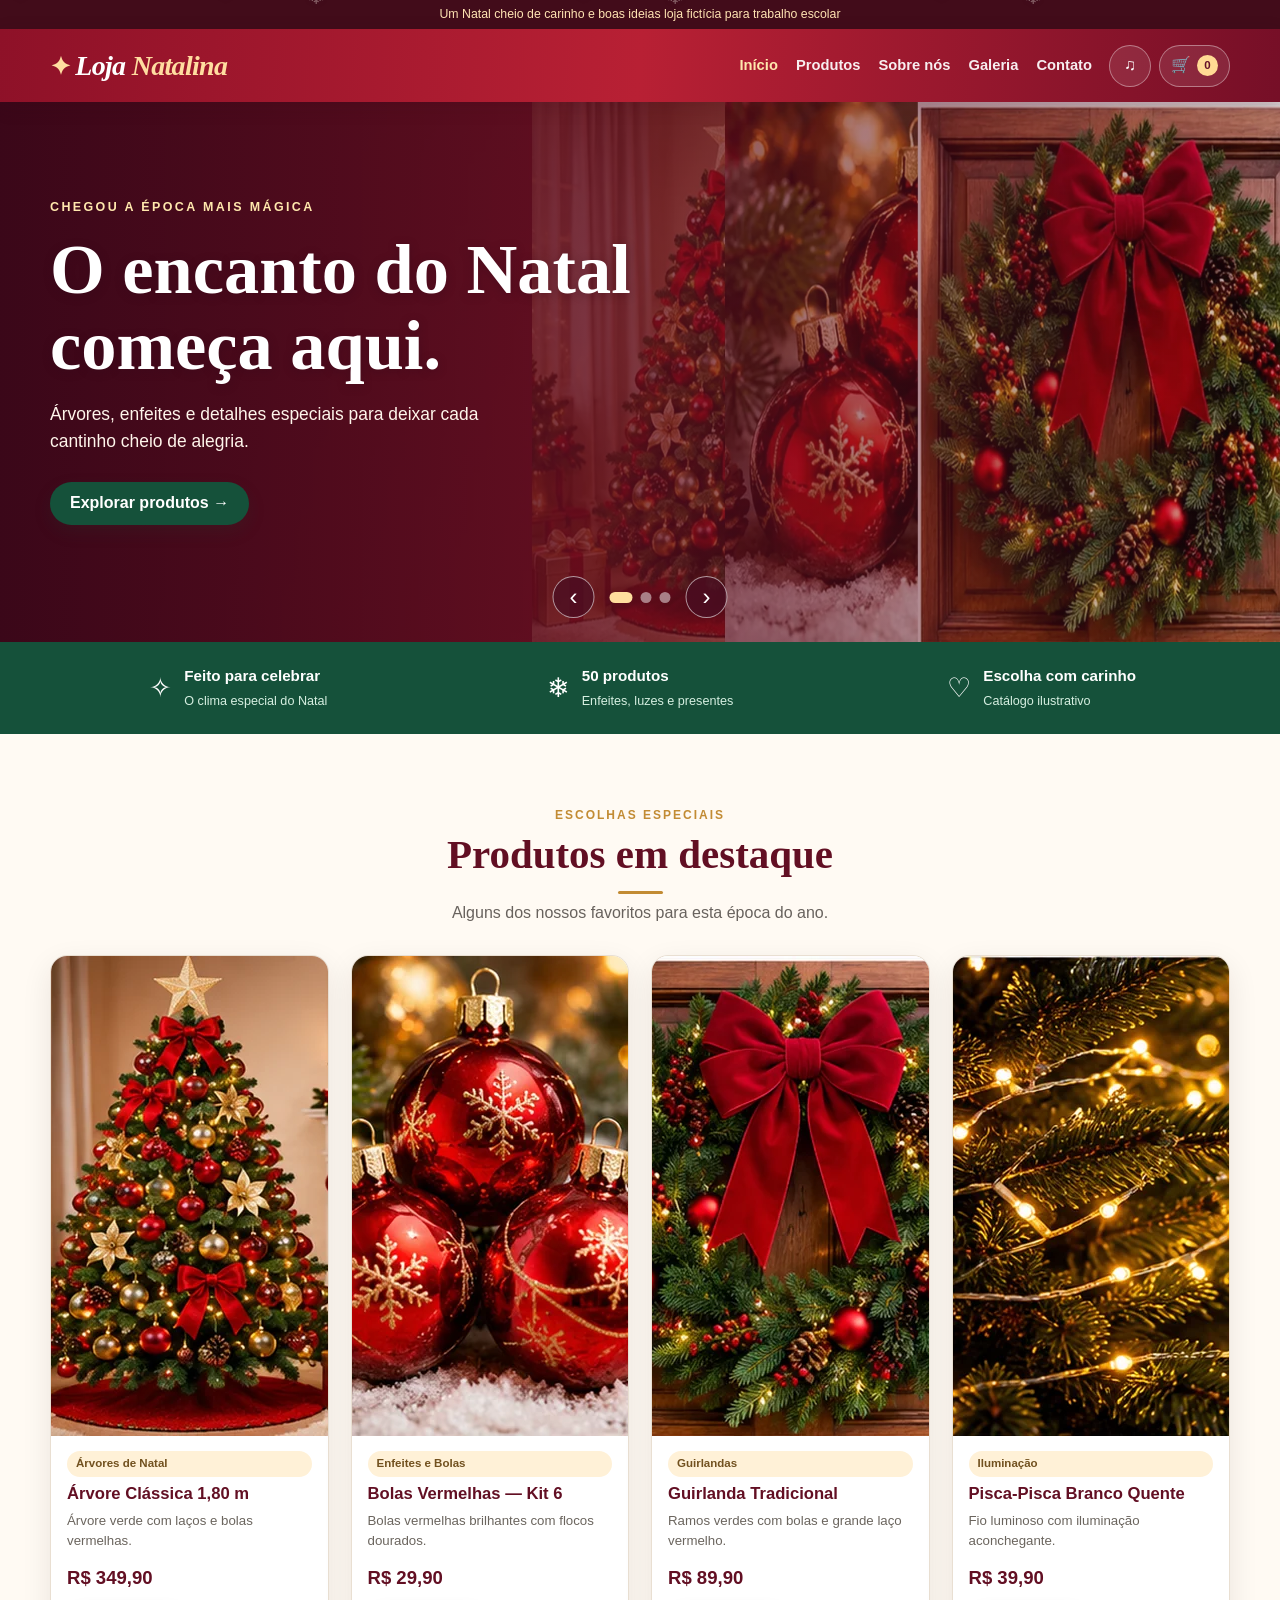
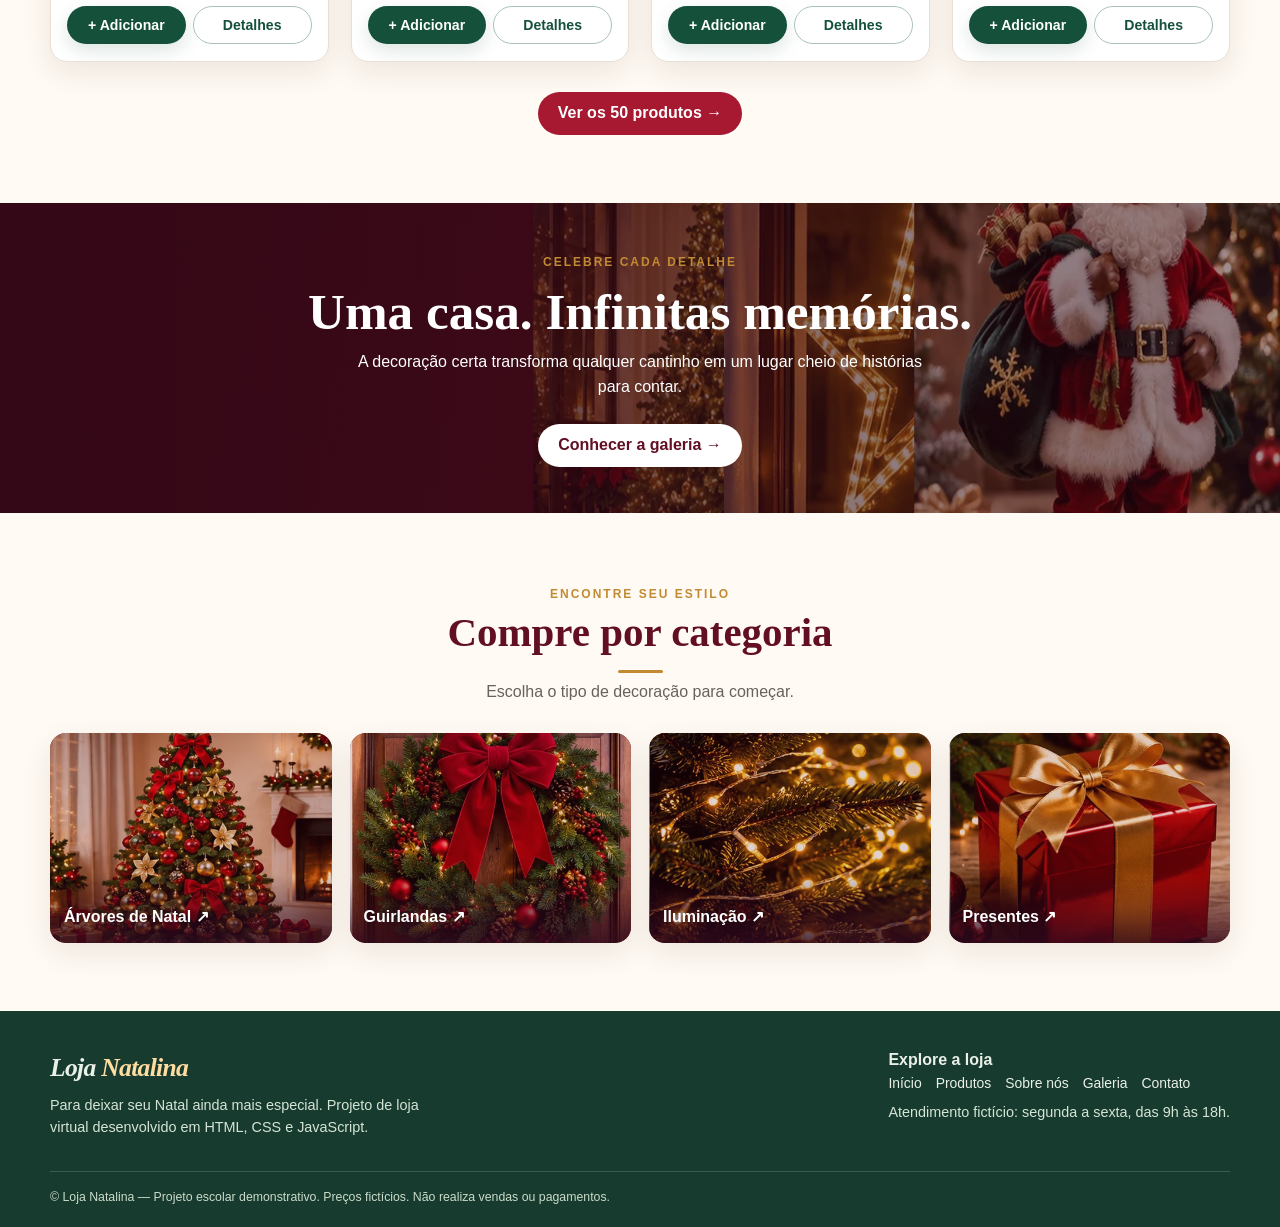
<file: index.html>
<!DOCTYPE html>
<html lang="pt-BR">
<head>
  <meta charset="UTF-8">
  <meta name="viewport" content="width=device-width, initial-scale=1.0">
  <meta name="description" content="Natal com produtos, árvores e presentes na Loja Natalina. Trabalho escolar de loja virtual.">
  <meta name="theme-color" content="#8e1128">
  <title>Início | Loja Natalina</title>
  <link rel="icon" type="image/svg+xml" href="img/banners/favicon.svg">
  <link rel="stylesheet" href="css/style.css">
  <link rel="stylesheet" href="css/responsivo.css">
</head>
<body>
  <div class="topo-aviso">Um Natal cheio de carinho e boas ideias loja fictícia para trabalho escolar</div>
  <header class="cabecalho">
    <div class="container barra-navegacao">
      <a class="marca" href="index.html" aria-label="Loja Natalina - página inicial"><span class="icone-marca" aria-hidden="true">✦</span>Loja <span>Natalina</span></a>
      <nav id="menu" class="navegacao" aria-label="Navegação principal">
        <a href="index.html" class="ativo" aria-current="page">Início</a>
<a href="produtos.html">Produtos</a>
<a href="sobre.html">Sobre nós</a>
<a href="galeria.html">Galeria</a>
<a href="contato.html">Contato</a>
      </nav>
      <div class="acoes-topo">
        <button type="button" class="botao-cabecalho" id="botaoSom" title="Ouvir sininho de Natal" aria-label="Ouvir sininho de Natal">♫</button>
        <button type="button" class="botao-cabecalho" id="abrirCarrinho" title="Abrir carrinho" aria-expanded="false" aria-controls="fundoCarrinho" aria-label="Abrir carrinho de demonstração">🛒 <span id="numeroCarrinho" class="numero-carrinho" aria-live="polite">0</span></button>
        <button type="button" class="botao-cabecalho botao-menu" id="botaoMenu" aria-label="Abrir menu" aria-expanded="false" aria-controls="menu">☰</button>
      </div>
    </div>
  </header>
  <main>
    <section class="hero" aria-label="Novidades de Natal">
      <div class="slide ativo" style="background-image:url('img/banners/banner-1.webp')" aria-hidden="false">
        <div class="container"><div class="slide-conteudo">
          <span class="chamada">Chegou a época mais mágica</span>
          <h1>O encanto do Natal começa aqui.</h1>
          <p>Árvores, enfeites e detalhes especiais para deixar cada cantinho cheio de alegria.</p>
          <a class="btn btn-verde" href="produtos.html">Explorar produtos →</a>
        </div></div>
      </div>
      <div class="slide" style="background-image:url('img/banners/banner-2.webp')" aria-hidden="true">
        <div class="container"><div class="slide-conteudo">
          <span class="chamada">Surpresas para compartilhar</span>
          <h2>Presentes que espalham carinho.</h2>
          <p>Ideias de presentes natalinos para tornar momentos simples ainda mais especiais.</p>
          <a class="btn btn-verde" href="produtos.html?categoria=Presentes">Ver presentes →</a>
        </div></div>
      </div>
      <div class="slide" style="background-image:url('img/banners/banner-3.webp')" aria-hidden="true">
        <div class="container"><div class="slide-conteudo">
          <span class="chamada">Brilhe nesta temporada</span>
          <h2>Luzes, cores e muita magia.</h2>
          <p>Ilumine a casa e monte um Natal com a sua personalidade.</p>
          <a class="btn btn-verde" href="produtos.html?categoria=Ilumina%C3%A7%C3%A3o">Ver iluminação →</a>
        </div></div>
      </div>
      <div class="controles-slide">
        <button class="seta-slide" id="slideAnterior" type="button" aria-label="Banner anterior">‹</button>
        <div class="pontos-slide"><button class="ponto-slide ativo" type="button" aria-label="Banner 1"></button><button class="ponto-slide" type="button" aria-label="Banner 2"></button><button class="ponto-slide" type="button" aria-label="Banner 3"></button></div>
        <button class="seta-slide" id="slideProximo" type="button" aria-label="Próximo banner">›</button>
      </div>
    </section>
    <section class="beneficios" aria-label="Benefícios da loja">
      <div class="container grade-beneficios">
        <div class="beneficio"><span class="simbolo" aria-hidden="true">✧</span><div><b>Feito para celebrar</b><small>O clima especial do Natal</small></div></div>
        <div class="beneficio"><span class="simbolo" aria-hidden="true">❄</span><div><b>50 produtos</b><small>Enfeites, luzes e presentes</small></div></div>
        <div class="beneficio"><span class="simbolo" aria-hidden="true">♡</span><div><b>Escolha com carinho</b><small>Catálogo ilustrativo</small></div></div>
      </div>
    </section>
    <section class="secao">
      <div class="container">
        <div class="titulo-secao"><span class="marca-texto">Escolhas especiais</span><h2>Produtos em destaque</h2><p>Alguns dos nossos favoritos para esta época do ano.</p></div>
        <div id="produtosDestaque" class="grade-produtos"></div>
        <div class="centralizado"><a class="btn btn-vermelho" href="produtos.html">Ver os 50 produtos →</a></div>
      </div>
    </section>
    <section class="faixa-parallax" aria-label="Decoração natalina">
      <div class="container"><span class="marca-texto">Celebre cada detalhe</span><h2>Uma casa. Infinitas memórias.</h2><p>A decoração certa transforma qualquer cantinho em um lugar cheio de histórias para contar.</p><a href="galeria.html" class="btn btn-claro">Conhecer a galeria →</a></div>
    </section>
    <section class="secao">
      <div class="container"><div class="titulo-secao"><span class="marca-texto">Encontre seu estilo</span><h2>Compre por categoria</h2><p>Escolha o tipo de decoração para começar.</p></div>
        <div class="grade-categorias">
          <a class="categoria-card" href="produtos.html?categoria=%C3%81rvores%20de%20Natal"><img src="img/produtos/01-arvore-classica-1-80-m.webp" alt="Árvore de Natal decorada" loading="lazy"><span>Árvores de Natal ↗</span></a>
          <a class="categoria-card" href="produtos.html?categoria=Guirlandas"><img src="img/produtos/23-guirlanda-tradicional.webp" alt="Guirlanda de Natal" loading="lazy"><span>Guirlandas ↗</span></a>
          <a class="categoria-card" href="produtos.html?categoria=Ilumina%C3%A7%C3%A3o"><img src="img/produtos/17-pisca-pisca-branco-quente.webp" alt="Luzes de Natal" loading="lazy"><span>Iluminação ↗</span></a>
          <a class="categoria-card" href="produtos.html?categoria=Presentes"><img src="img/produtos/35-caixa-para-presente.webp" alt="Caixa de presente de Natal" loading="lazy"><span>Presentes ↗</span></a>
        </div>
      </div>
    </section>

  </main>
  <footer class="rodape">
    <div class="container">
      <div class="rodape-topo">
        <div>
          <a href="index.html" class="marca"> Loja <span>Natalina</span></a>
          <p>Para deixar seu Natal ainda mais especial. Projeto de loja virtual desenvolvido em HTML, CSS e JavaScript.</p>
        </div>
        <div>
          <strong>Explore a loja</strong>
          <div class="links-rodape"><a href="index.html">Início</a><a href="produtos.html">Produtos</a><a href="sobre.html">Sobre nós</a><a href="galeria.html">Galeria</a><a href="contato.html">Contato</a></div>
          <p>Atendimento fictício: segunda a sexta, das 9h às 18h.</p>
        </div>
      </div>
      <div class="rodape-inferior">© Loja Natalina — Projeto escolar demonstrativo. Preços fictícios. Não realiza vendas ou pagamentos.</div>
    </div>
  </footer>
  <!-- Carrinho compartilhado em todas as páginas. -->
  <div id="fundoCarrinho" class="fundo-carrinho">
    <aside class="painel-carrinho" role="dialog" aria-modal="true" aria-label="Seu carrinho de demonstração">
      <div class="painel-topo"><h2>Seu carrinho</h2><button type="button" class="botao-fechar" id="fecharCarrinho" aria-label="Fechar carrinho">×</button></div>
      <p>Escolha seus produtos preferidos para ver o total.</p>
      <div id="itensCarrinho" class="itens-carrinho"></div>
      <p id="carrinhoVazio" class="vazio">Seu carrinho está vazio.</p>
      <div class="total-carrinho">
        <p><span>Total</span><span id="totalCarrinho">R$ 0,00</span></p>
        <small>Somente demonstração: nenhuma compra ou cobrança é realizada.</small>
        <button id="limparCarrinho" type="button" class="btn btn-outline" style="width:100%">Esvaziar carrinho</button>
      </div>
    </aside>
  </div>
  <!-- Modal de produto: abre ao clicar em 'Detalhes'. -->
  <dialog id="modalProduto" class="modal" aria-label="Detalhes do produto">
    <div class="modal-corpo">
      <div class="modal-titulo"><h2>Detalhes do produto</h2><button type="button" class="botao-fechar" id="fecharModalProduto" aria-label="Fechar detalhes">×</button></div>
      <div class="modal-produto-grid" id="conteudoModalProduto"></div>
    </div>
  </dialog>
  <div id="toast" class="toast" role="status" aria-live="polite"></div>
  <script src="js/produtos.js"></script>
  <script src="js/script.js"></script>
</body>
</html>
</file>
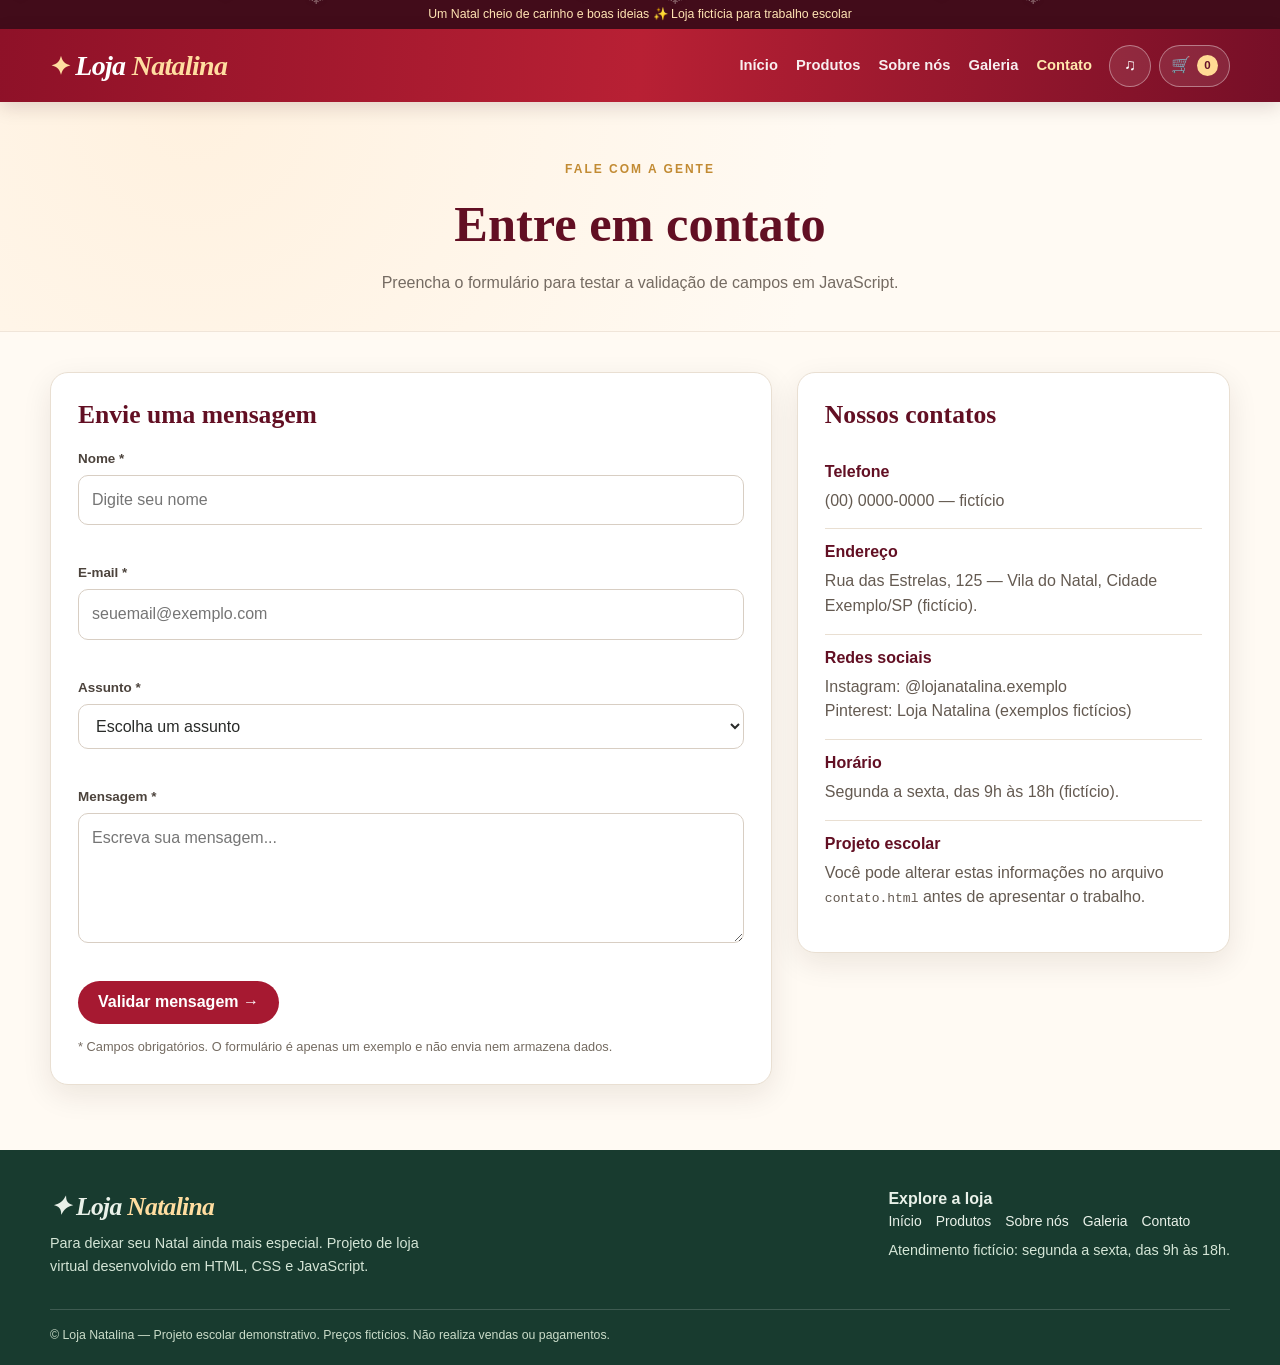
<file: contato.html>
<!DOCTYPE html>
<html lang="pt-BR">
<head>
  <meta charset="UTF-8">
  <meta name="viewport" content="width=device-width, initial-scale=1.0">
  <meta name="description" content="Formulário fictício com validação, informações e redes sociais da Loja Natalina.">
  <meta name="theme-color" content="#8e1128">
  <title>Contato | Loja Natalina</title>
  <link rel="icon" type="image/svg+xml" href="img/banners/favicon.svg">
  <link rel="stylesheet" href="css/style.css">
  <link rel="stylesheet" href="css/responsivo.css">
</head>
<body>
  <div class="topo-aviso">Um Natal cheio de carinho e boas ideias ✨ Loja fictícia para trabalho escolar</div>
  <header class="cabecalho">
    <div class="container barra-navegacao">
      <a class="marca" href="index.html" aria-label="Loja Natalina - página inicial"><span class="icone-marca" aria-hidden="true">✦</span>Loja <span>Natalina</span></a>
      <nav id="menu" class="navegacao" aria-label="Navegação principal">
        <a href="index.html">Início</a>
<a href="produtos.html">Produtos</a>
<a href="sobre.html">Sobre nós</a>
<a href="galeria.html">Galeria</a>
<a href="contato.html" class="ativo" aria-current="page">Contato</a>
      </nav>
      <div class="acoes-topo">
        <button type="button" class="botao-cabecalho" id="botaoSom" title="Ouvir sininho de Natal" aria-label="Ouvir sininho de Natal">♫</button>
        <button type="button" class="botao-cabecalho" id="abrirCarrinho" title="Abrir carrinho" aria-expanded="false" aria-controls="fundoCarrinho" aria-label="Abrir carrinho de demonstração">🛒 <span id="numeroCarrinho" class="numero-carrinho" aria-live="polite">0</span></button>
        <button type="button" class="botao-cabecalho botao-menu" id="botaoMenu" aria-label="Abrir menu" aria-expanded="false" aria-controls="menu">☰</button>
      </div>
    </div>
  </header>
  <main>
    <section class="faixa-titulo"><div class="container"><span class="marca-texto">Fale com a gente</span><h1>Entre em contato</h1><p>Preencha o formulário para testar a validação de campos em JavaScript.</p></div></section>
    <section class="secao-curta"><div class="container contato-grid">
      <form class="formulario" id="formContato" novalidate>
        <h2>Envie uma mensagem</h2>
        <div class="campo"><label for="nome">Nome *</label><input type="text" id="nome" name="nome" placeholder="Digite seu nome" required aria-describedby="erro-nome"><span id="erro-nome" class="erro-campo"></span></div>
        <div class="campo"><label for="email">E-mail *</label><input type="email" id="email" name="email" placeholder="seuemail@exemplo.com" required aria-describedby="erro-email"><span id="erro-email" class="erro-campo"></span></div>
        <div class="campo"><label for="assunto">Assunto *</label><select id="assunto" name="assunto" required aria-describedby="erro-assunto"><option value="">Escolha um assunto</option><option>Produtos</option><option>Dúvidas</option><option>Sugestão</option><option>Outro</option></select><span id="erro-assunto" class="erro-campo"></span></div>
        <div class="campo"><label for="mensagem">Mensagem *</label><textarea id="mensagem" name="mensagem" placeholder="Escreva sua mensagem..." required aria-describedby="erro-mensagem"></textarea><span id="erro-mensagem" class="erro-campo"></span></div>
        <button type="submit" class="btn btn-vermelho">Validar mensagem →</button>
        <p id="resultadoFormulario" class="aviso-form" role="status">Mensagem validada com sucesso! Este é um site escolar, por isso os dados não foram enviados.</p>
        <p class="observacao">* Campos obrigatórios. O formulário é apenas um exemplo e não envia nem armazena dados.</p>
      </form>
      <aside class="dados-contato"><h2>Nossos contatos</h2>
        <div class="dado"><strong>Telefone</strong><p>(00) 0000-0000 — fictício</p></div>
        <div class="dado"><strong>Endereço</strong><p>Rua das Estrelas, 125 — Vila do Natal, Cidade Exemplo/SP (fictício).</p></div>
        <div class="dado"><strong>Redes sociais</strong><p>Instagram: @lojanatalina.exemplo<br>Pinterest: Loja Natalina (exemplos fictícios)</p></div>
        <div class="dado"><strong>Horário</strong><p>Segunda a sexta, das 9h às 18h (fictício).</p></div>
        <div class="dado"><strong>Projeto escolar</strong><p>Você pode alterar estas informações no arquivo <code>contato.html</code> antes de apresentar o trabalho.</p></div>
      </aside>
    </div></section>

  </main>
  <footer class="rodape">
    <div class="container">
      <div class="rodape-topo">
        <div>
          <a href="index.html" class="marca">✦ Loja <span>Natalina</span></a>
          <p>Para deixar seu Natal ainda mais especial. Projeto de loja virtual desenvolvido em HTML, CSS e JavaScript.</p>
        </div>
        <div>
          <strong>Explore a loja</strong>
          <div class="links-rodape"><a href="index.html">Início</a><a href="produtos.html">Produtos</a><a href="sobre.html">Sobre nós</a><a href="galeria.html">Galeria</a><a href="contato.html">Contato</a></div>
          <p>Atendimento fictício: segunda a sexta, das 9h às 18h.</p>
        </div>
      </div>
      <div class="rodape-inferior">© Loja Natalina — Projeto escolar demonstrativo. Preços fictícios. Não realiza vendas ou pagamentos.</div>
    </div>
  </footer>
  <!-- Carrinho compartilhado em todas as páginas. -->
  <div id="fundoCarrinho" class="fundo-carrinho">
    <aside class="painel-carrinho" role="dialog" aria-modal="true" aria-label="Seu carrinho de demonstração">
      <div class="painel-topo"><h2>Seu carrinho</h2><button type="button" class="botao-fechar" id="fecharCarrinho" aria-label="Fechar carrinho">×</button></div>
      <p>Escolha seus produtos preferidos para ver o total.</p>
      <div id="itensCarrinho" class="itens-carrinho"></div>
      <p id="carrinhoVazio" class="vazio">Seu carrinho está vazio.</p>
      <div class="total-carrinho">
        <p><span>Total</span><span id="totalCarrinho">R$ 0,00</span></p>
        <small>Somente demonstração: nenhuma compra ou cobrança é realizada.</small>
        <button id="limparCarrinho" type="button" class="btn btn-outline" style="width:100%">Esvaziar carrinho</button>
      </div>
    </aside>
  </div>
  <!-- Modal de produto: abre ao clicar em 'Detalhes'. -->
  <dialog id="modalProduto" class="modal" aria-label="Detalhes do produto">
    <div class="modal-corpo">
      <div class="modal-titulo"><h2>Detalhes do produto</h2><button type="button" class="botao-fechar" id="fecharModalProduto" aria-label="Fechar detalhes">×</button></div>
      <div class="modal-produto-grid" id="conteudoModalProduto"></div>
    </div>
  </dialog>
  <div id="toast" class="toast" role="status" aria-live="polite"></div>
  <script src="js/produtos.js"></script>
  <script src="js/script.js"></script>
</body>
</html>
</file>
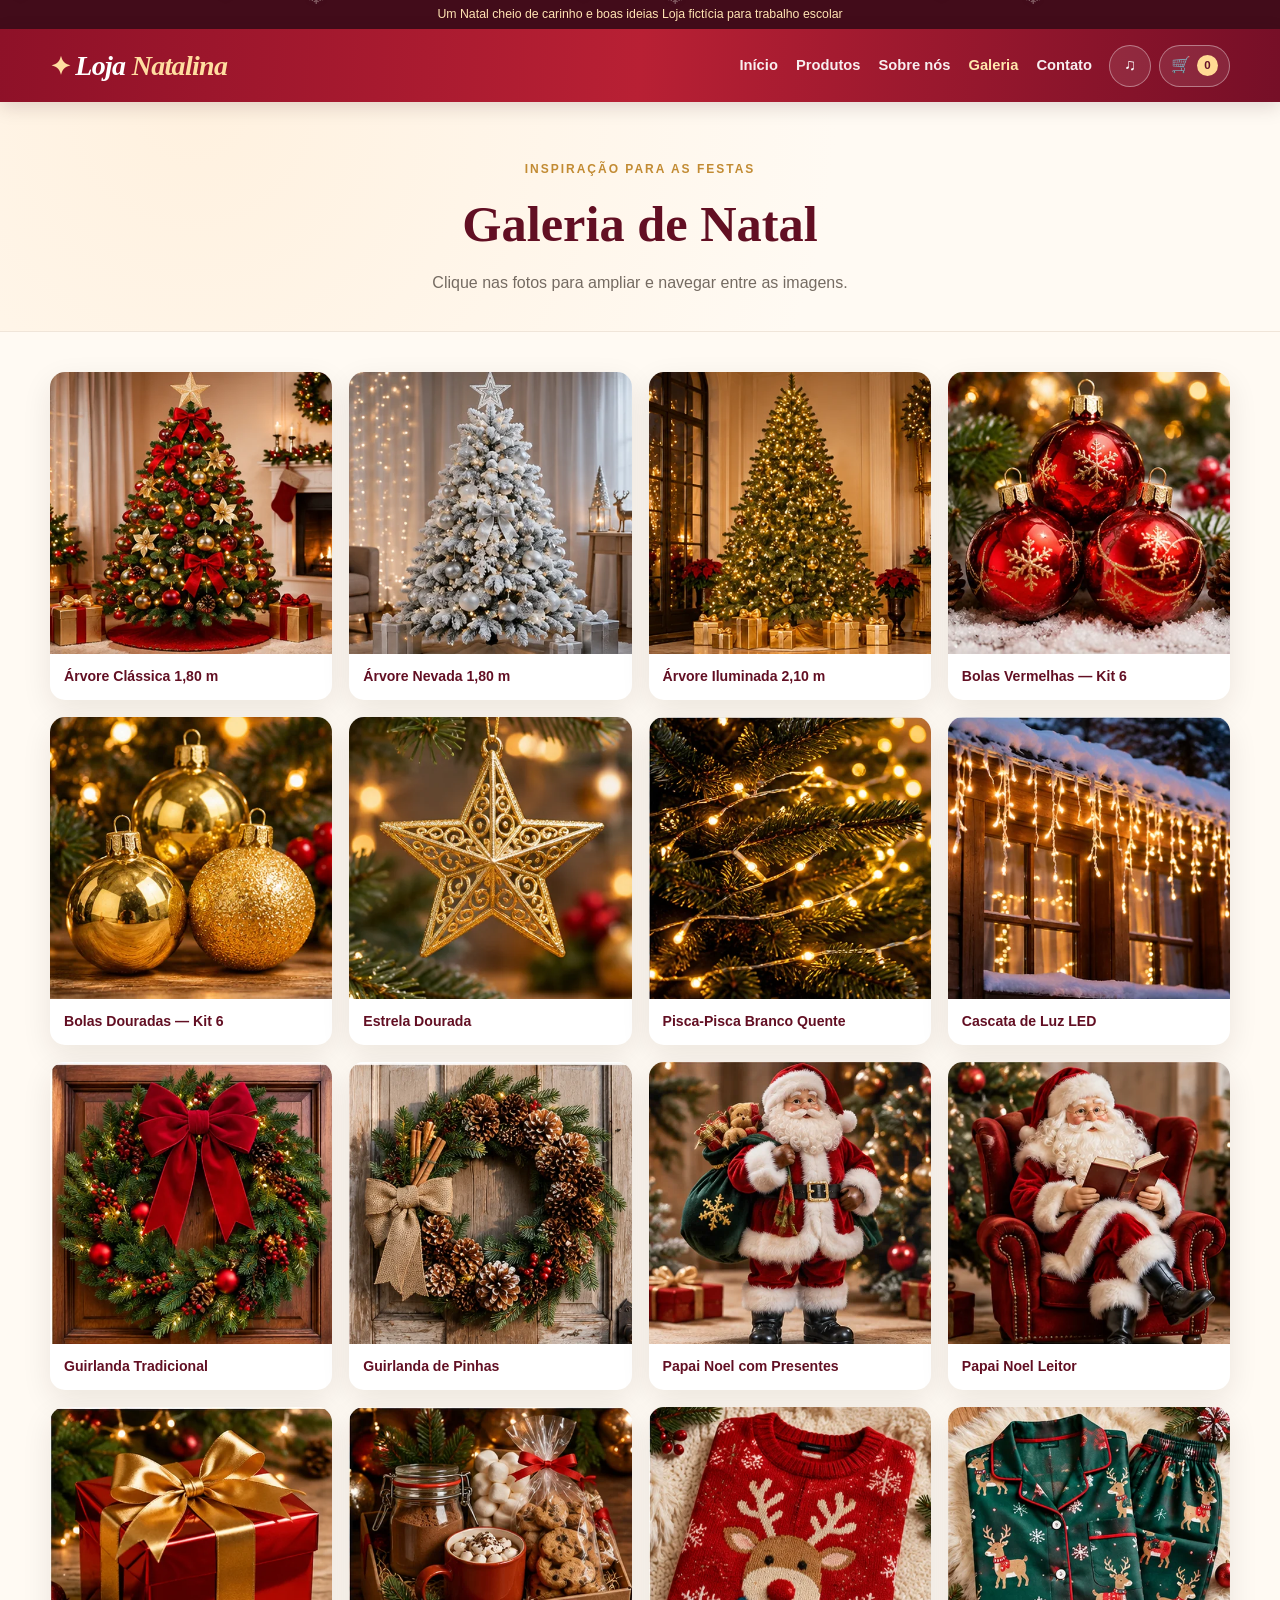
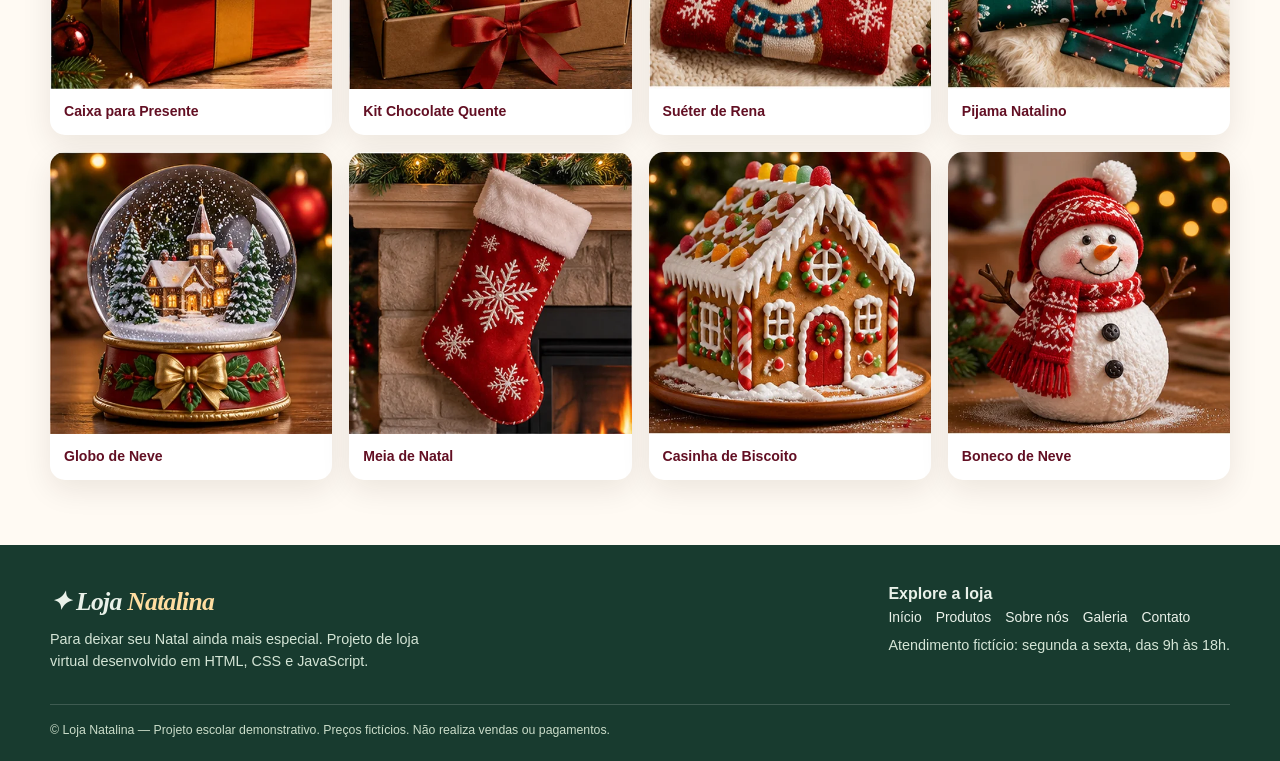
<file: galeria.html>
<!DOCTYPE html>
<html lang="pt-BR">
<head>
  <meta charset="UTF-8">
  <meta name="viewport" content="width=device-width, initial-scale=1.0">
  <meta name="description" content="Galeria com fotos natalinas que podem ser ampliadas e navegadas.">
  <meta name="theme-color" content="#8e1128">
  <title>Galeria | Loja Natalina</title>
  <link rel="icon" type="image/svg+xml" href="img/banners/favicon.svg">
  <link rel="stylesheet" href="css/style.css">
  <link rel="stylesheet" href="css/responsivo.css">
</head>
<body>
  <div class="topo-aviso">Um Natal cheio de carinho e boas ideias  Loja fictícia para trabalho escolar</div>
  <header class="cabecalho">
    <div class="container barra-navegacao">
      <a class="marca" href="index.html" aria-label="Loja Natalina - página inicial"><span class="icone-marca" aria-hidden="true">✦</span>Loja <span>Natalina</span></a>
      <nav id="menu" class="navegacao" aria-label="Navegação principal">
        <a href="index.html">Início</a>
<a href="produtos.html">Produtos</a>
<a href="sobre.html">Sobre nós</a>
<a href="galeria.html" class="ativo" aria-current="page">Galeria</a>
<a href="contato.html">Contato</a>
      </nav>
      <div class="acoes-topo">
        <button type="button" class="botao-cabecalho" id="botaoSom" title="Ouvir sininho de Natal" aria-label="Ouvir sininho de Natal">♫</button>
        <button type="button" class="botao-cabecalho" id="abrirCarrinho" title="Abrir carrinho" aria-expanded="false" aria-controls="fundoCarrinho" aria-label="Abrir carrinho de demonstração">🛒 <span id="numeroCarrinho" class="numero-carrinho" aria-live="polite">0</span></button>
        <button type="button" class="botao-cabecalho botao-menu" id="botaoMenu" aria-label="Abrir menu" aria-expanded="false" aria-controls="menu">☰</button>
      </div>
    </div>
  </header>
  <main>
    <section class="faixa-titulo"><div class="container"><span class="marca-texto">Inspiração para as festas</span><h1>Galeria de Natal</h1><p>Clique nas fotos para ampliar e navegar entre as imagens.</p></div></section>
    <section class="secao-curta"><div class="container"><div id="gradeGaleria" class="grade-galeria"></div></div></section>
    <dialog id="modalGaleria" class="modal" aria-label="Foto ampliada da galeria">
      <div class="modal-corpo"><div class="modal-titulo"><h2>Galeria de imagens</h2><button type="button" class="botao-fechar" id="fecharModalGaleria" aria-label="Fechar foto">×</button></div>
      <img class="modal-foto" id="imagemAmpliada" alt="Foto natalina ampliada">
      <div class="modal-galeria-controles"><button type="button" id="fotoAnterior" class="btn btn-outline btn-pequeno">← Anterior</button><span id="legendaGaleria"></span><button type="button" id="fotoProxima" class="btn btn-outline btn-pequeno">Próxima →</button></div></div>
    </dialog>

  </main>
  <footer class="rodape">
    <div class="container">
      <div class="rodape-topo">
        <div>
          <a href="index.html" class="marca">✦ Loja <span>Natalina</span></a>
          <p>Para deixar seu Natal ainda mais especial. Projeto de loja virtual desenvolvido em HTML, CSS e JavaScript.</p>
        </div>
        <div>
          <strong>Explore a loja</strong>
          <div class="links-rodape"><a href="index.html">Início</a><a href="produtos.html">Produtos</a><a href="sobre.html">Sobre nós</a><a href="galeria.html">Galeria</a><a href="contato.html">Contato</a></div>
          <p>Atendimento fictício: segunda a sexta, das 9h às 18h.</p>
        </div>
      </div>
      <div class="rodape-inferior">© Loja Natalina — Projeto escolar demonstrativo. Preços fictícios. Não realiza vendas ou pagamentos.</div>
    </div>
  </footer>
  <!-- Carrinho compartilhado em todas as páginas. -->
  <div id="fundoCarrinho" class="fundo-carrinho">
    <aside class="painel-carrinho" role="dialog" aria-modal="true" aria-label="Seu carrinho de demonstração">
      <div class="painel-topo"><h2>Seu carrinho</h2><button type="button" class="botao-fechar" id="fecharCarrinho" aria-label="Fechar carrinho">×</button></div>
      <p>Escolha seus produtos preferidos para ver o total.</p>
      <div id="itensCarrinho" class="itens-carrinho"></div>
      <p id="carrinhoVazio" class="vazio">Seu carrinho está vazio.</p>
      <div class="total-carrinho">
        <p><span>Total</span><span id="totalCarrinho">R$ 0,00</span></p>
        <small>Somente demonstração: nenhuma compra ou cobrança é realizada.</small>
        <button id="limparCarrinho" type="button" class="btn btn-outline" style="width:100%">Esvaziar carrinho</button>
      </div>
    </aside>
  </div>
  <!-- Modal de produto: abre ao clicar em 'Detalhes'. -->
  <dialog id="modalProduto" class="modal" aria-label="Detalhes do produto">
    <div class="modal-corpo">
      <div class="modal-titulo"><h2>Detalhes do produto</h2><button type="button" class="botao-fechar" id="fecharModalProduto" aria-label="Fechar detalhes">×</button></div>
      <div class="modal-produto-grid" id="conteudoModalProduto"></div>
    </div>
  </dialog>
  <div id="toast" class="toast" role="status" aria-live="polite"></div>
  <script src="js/produtos.js"></script>
  <script src="js/script.js"></script>
</body>
</html>
</file>
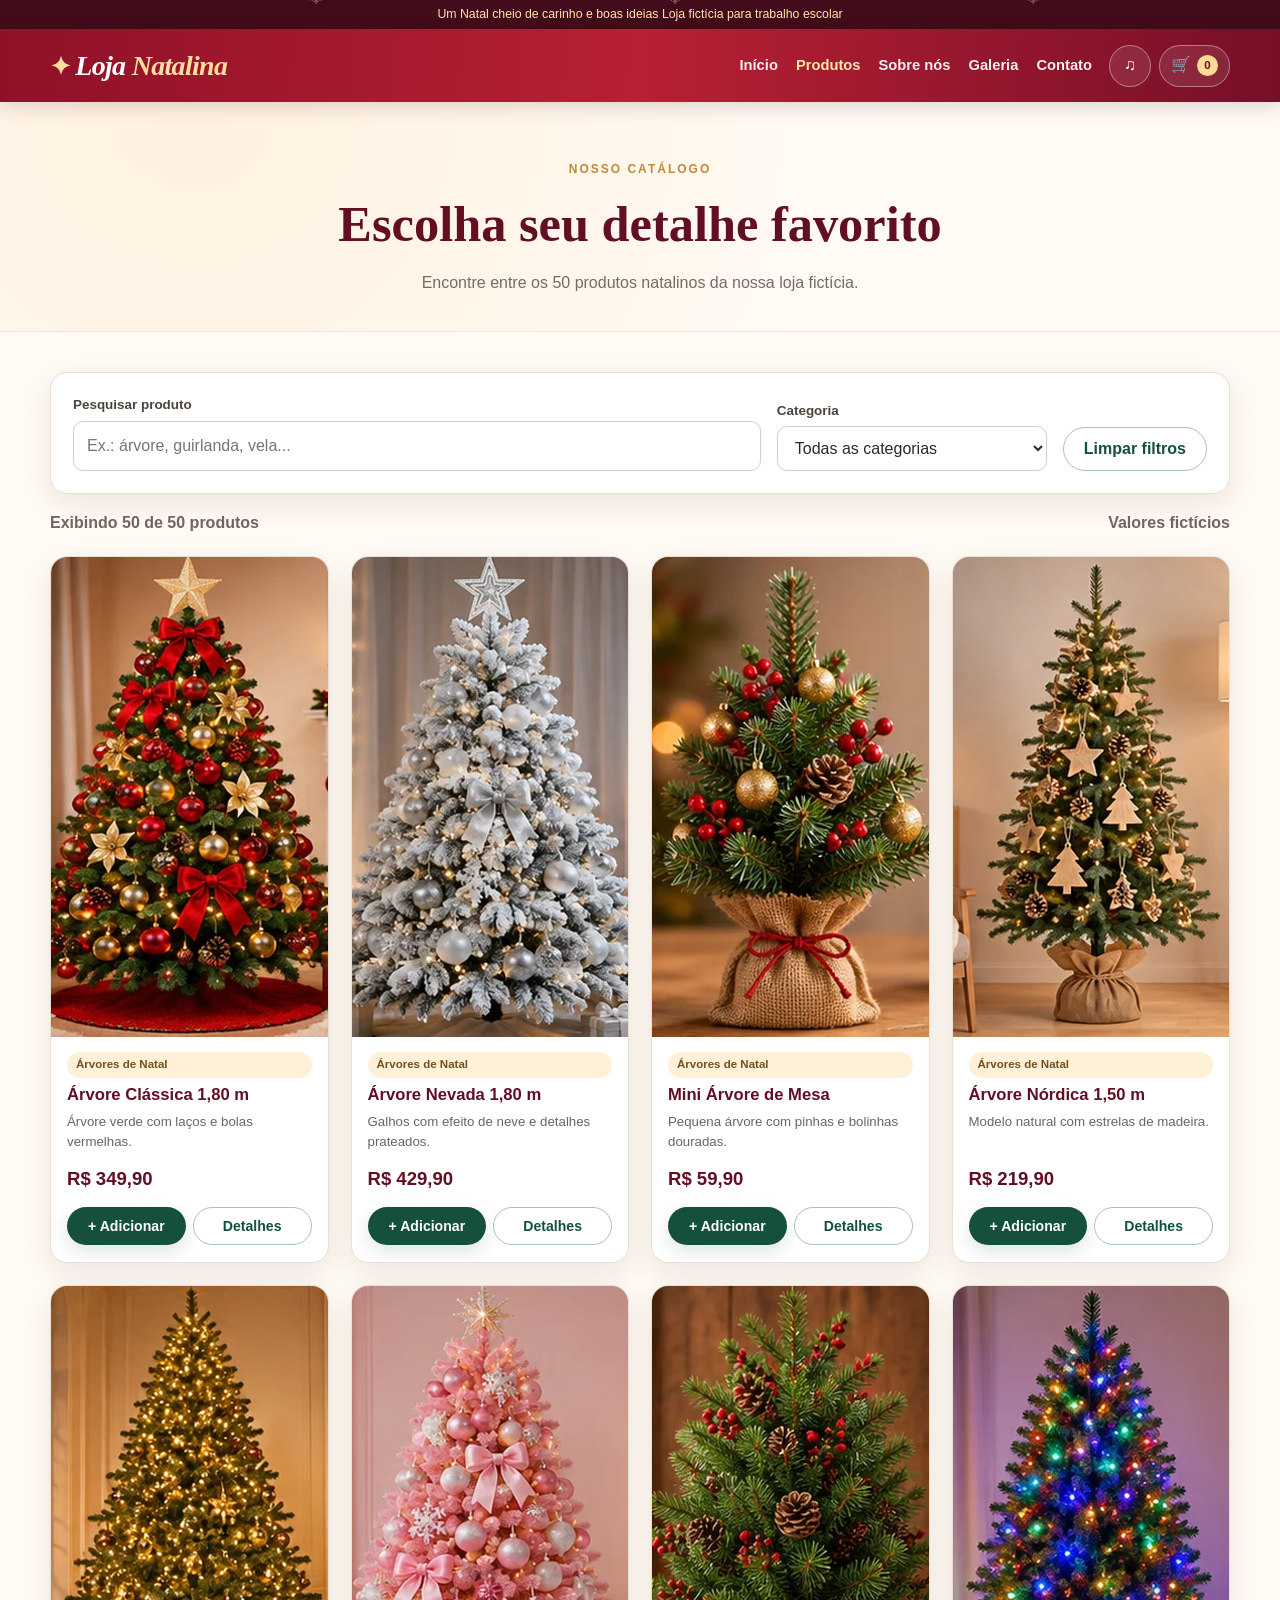
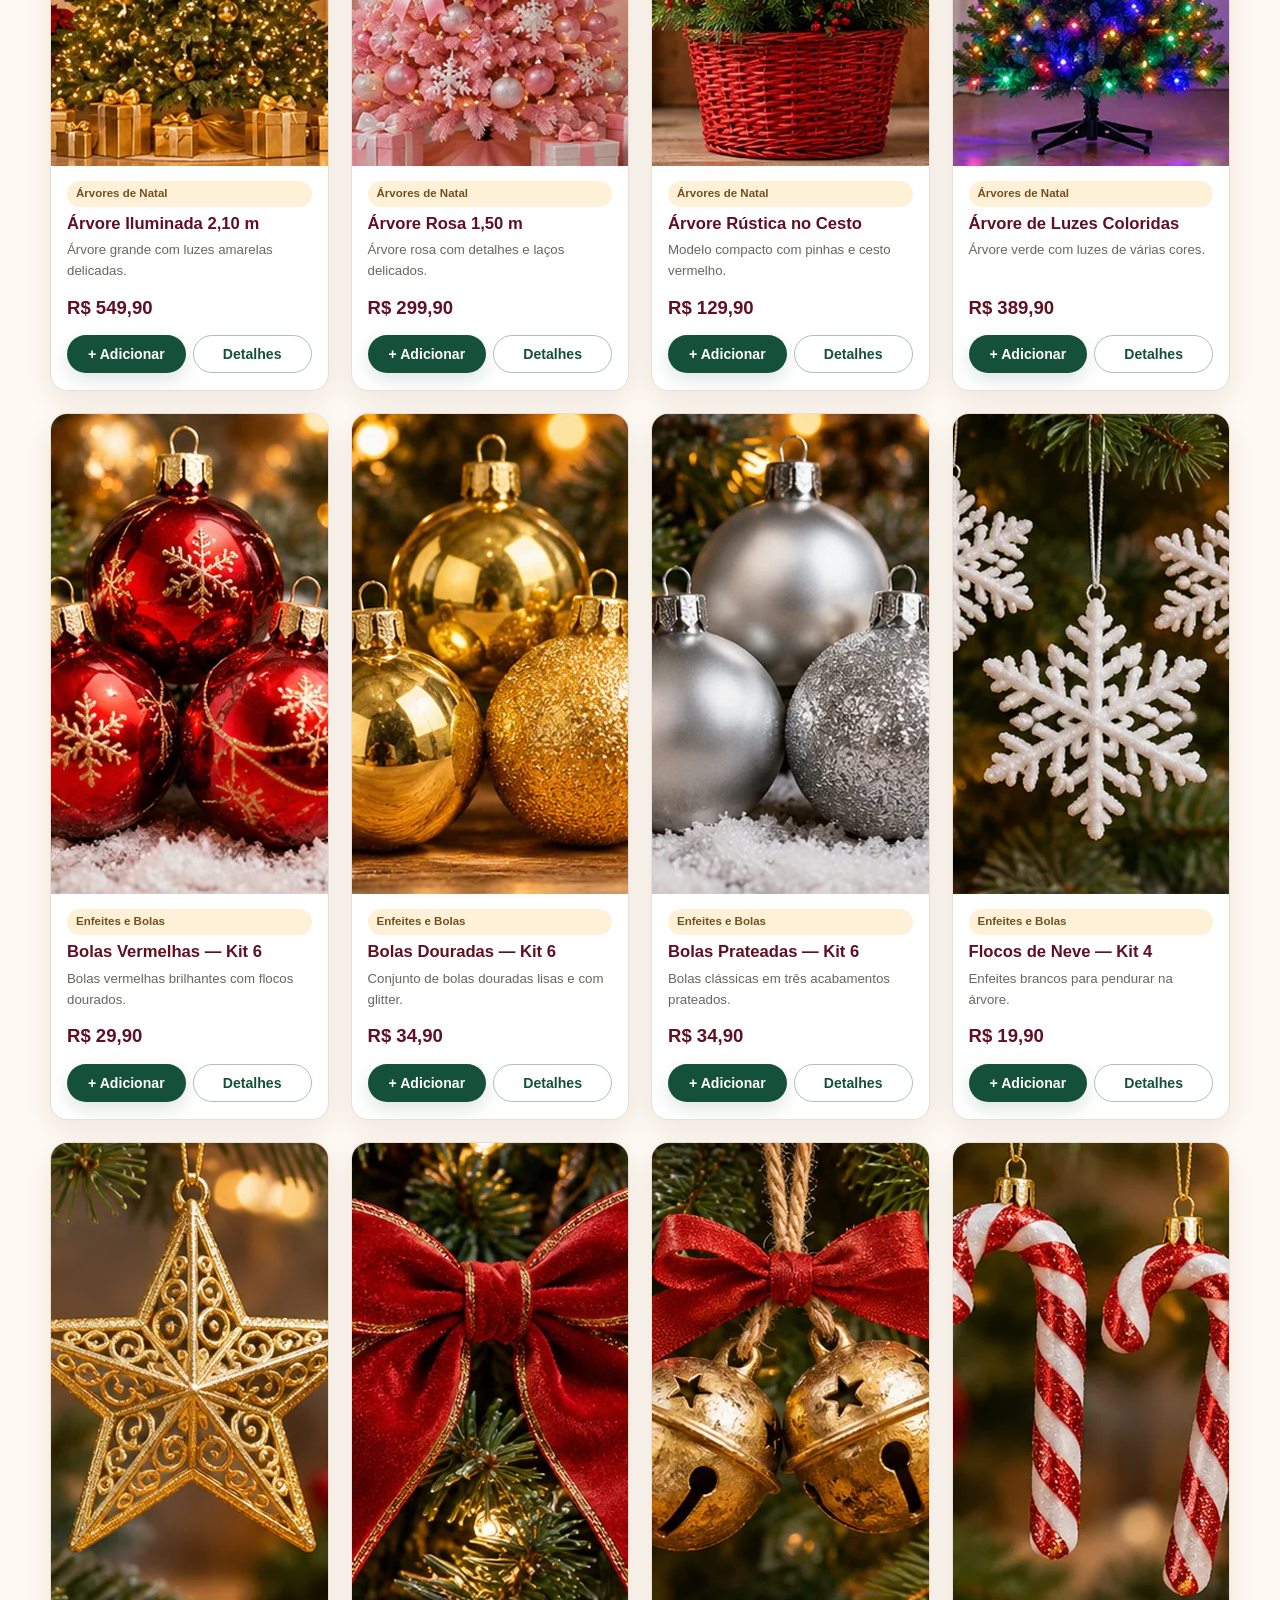
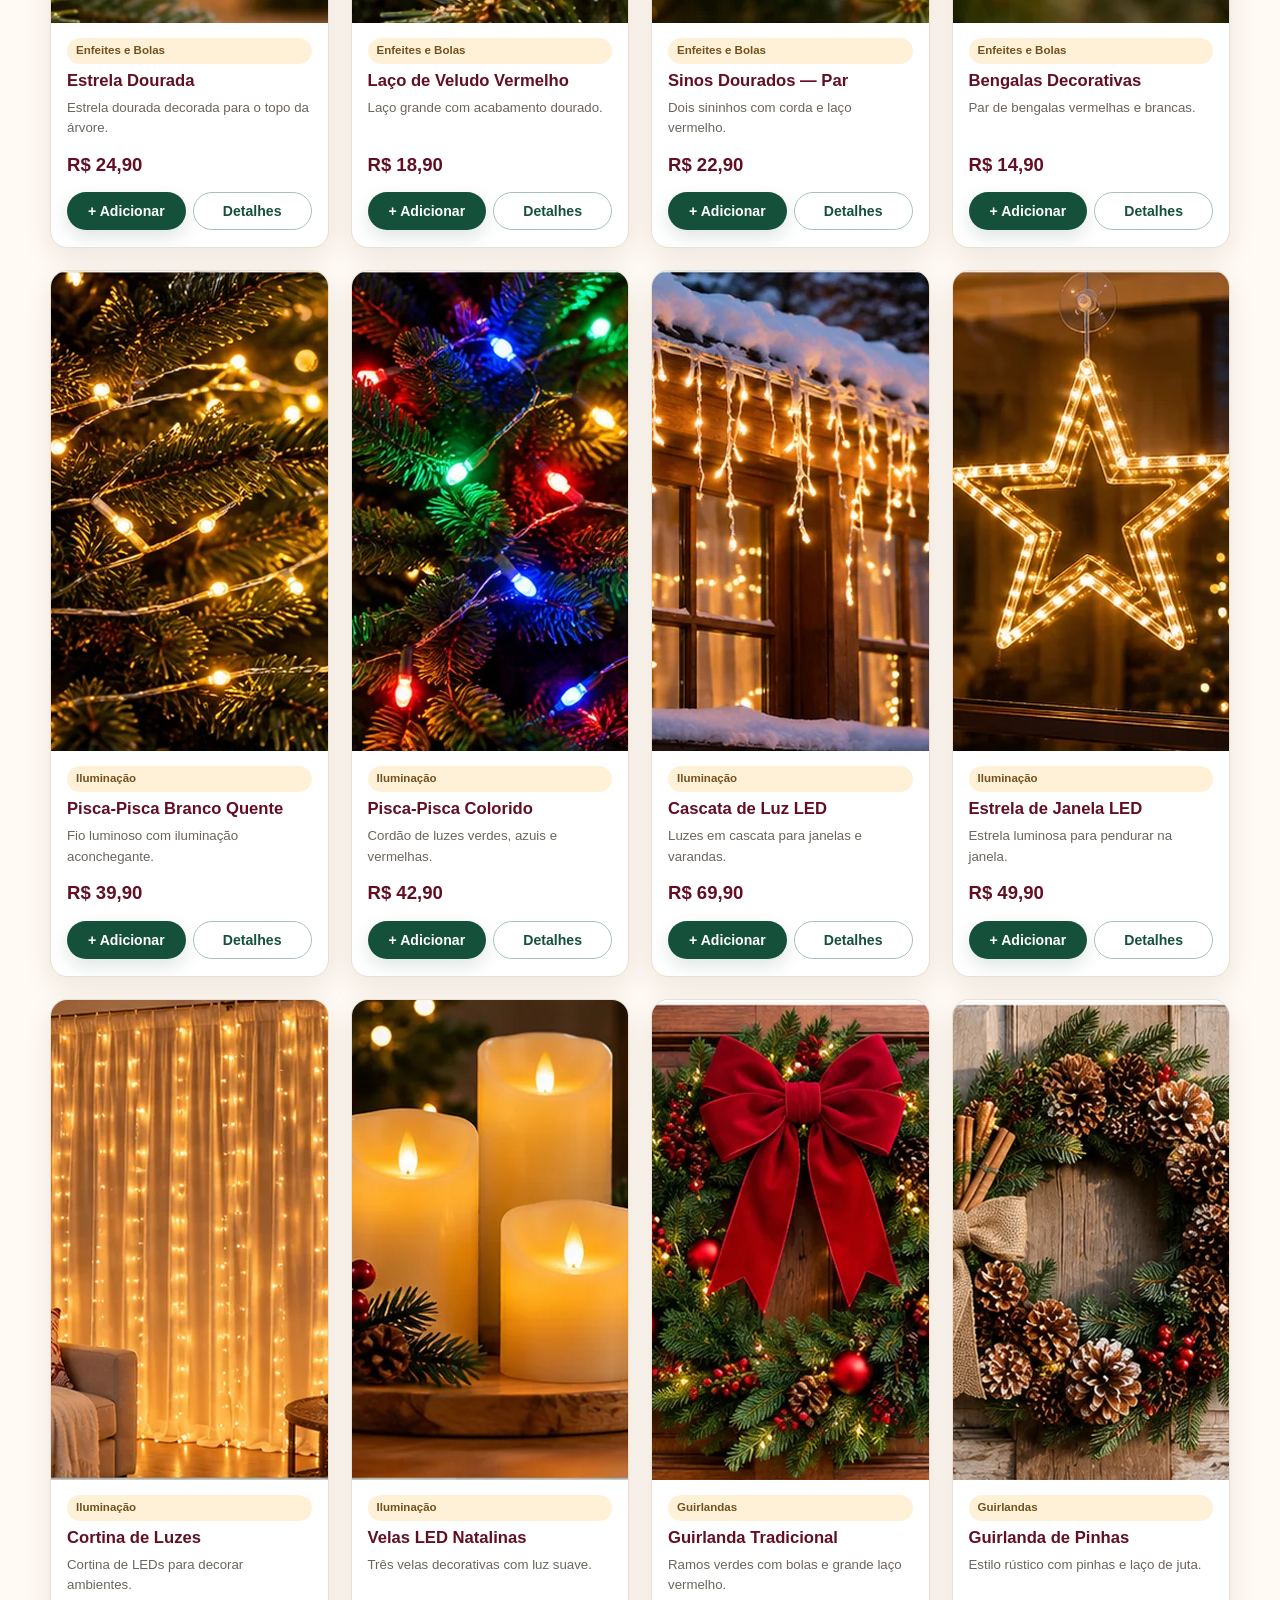
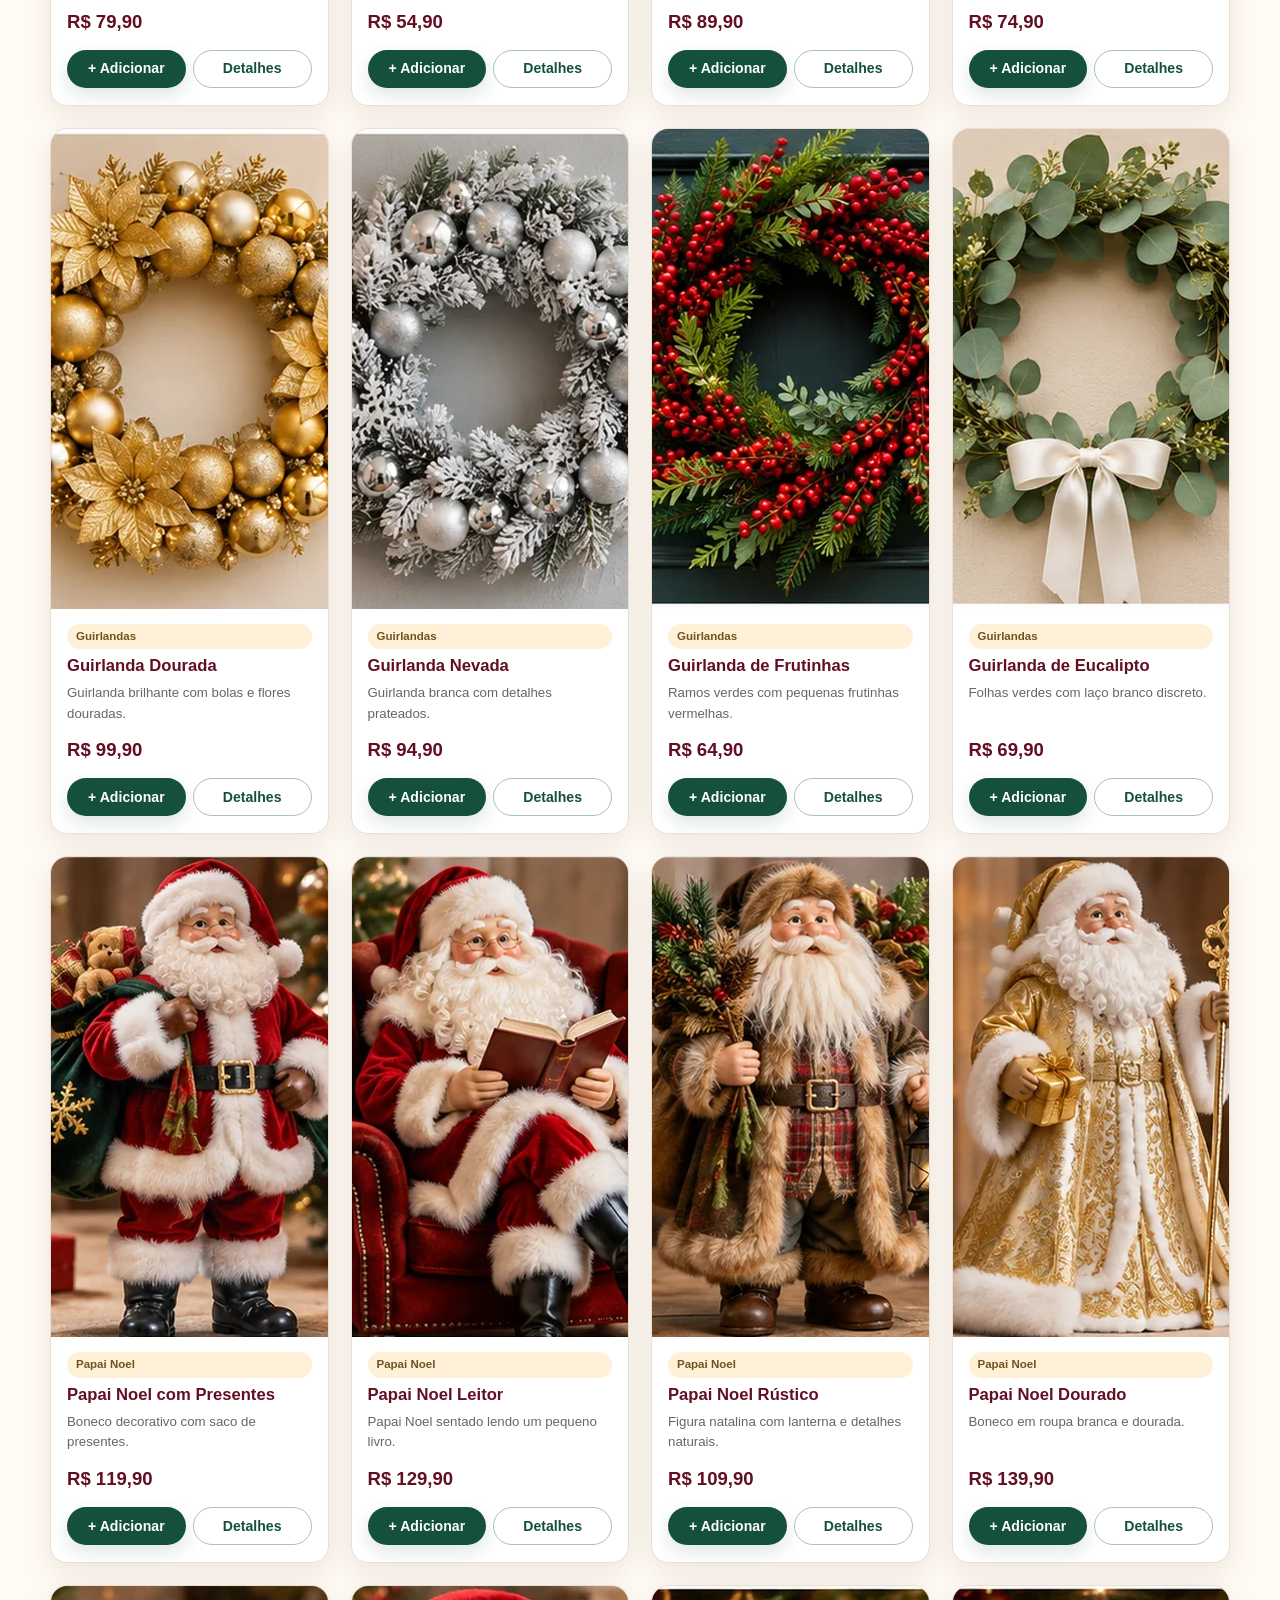
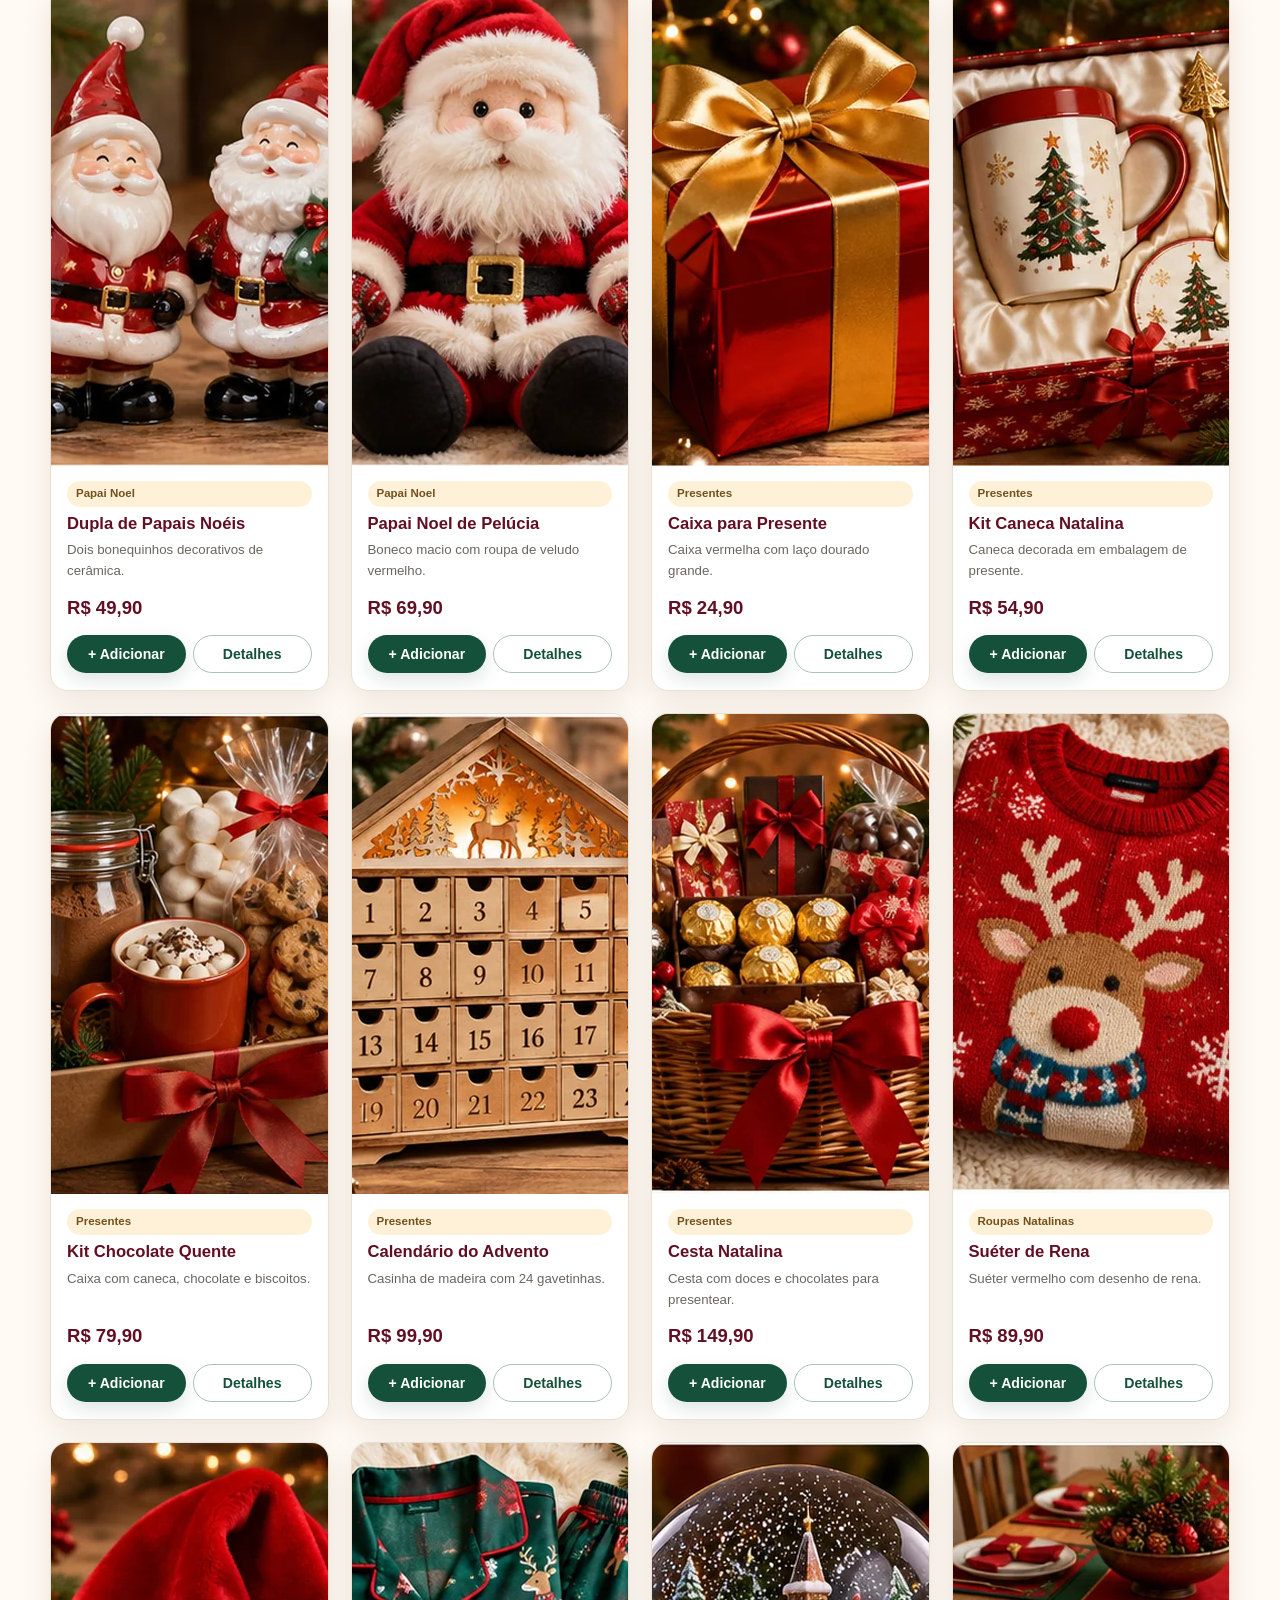
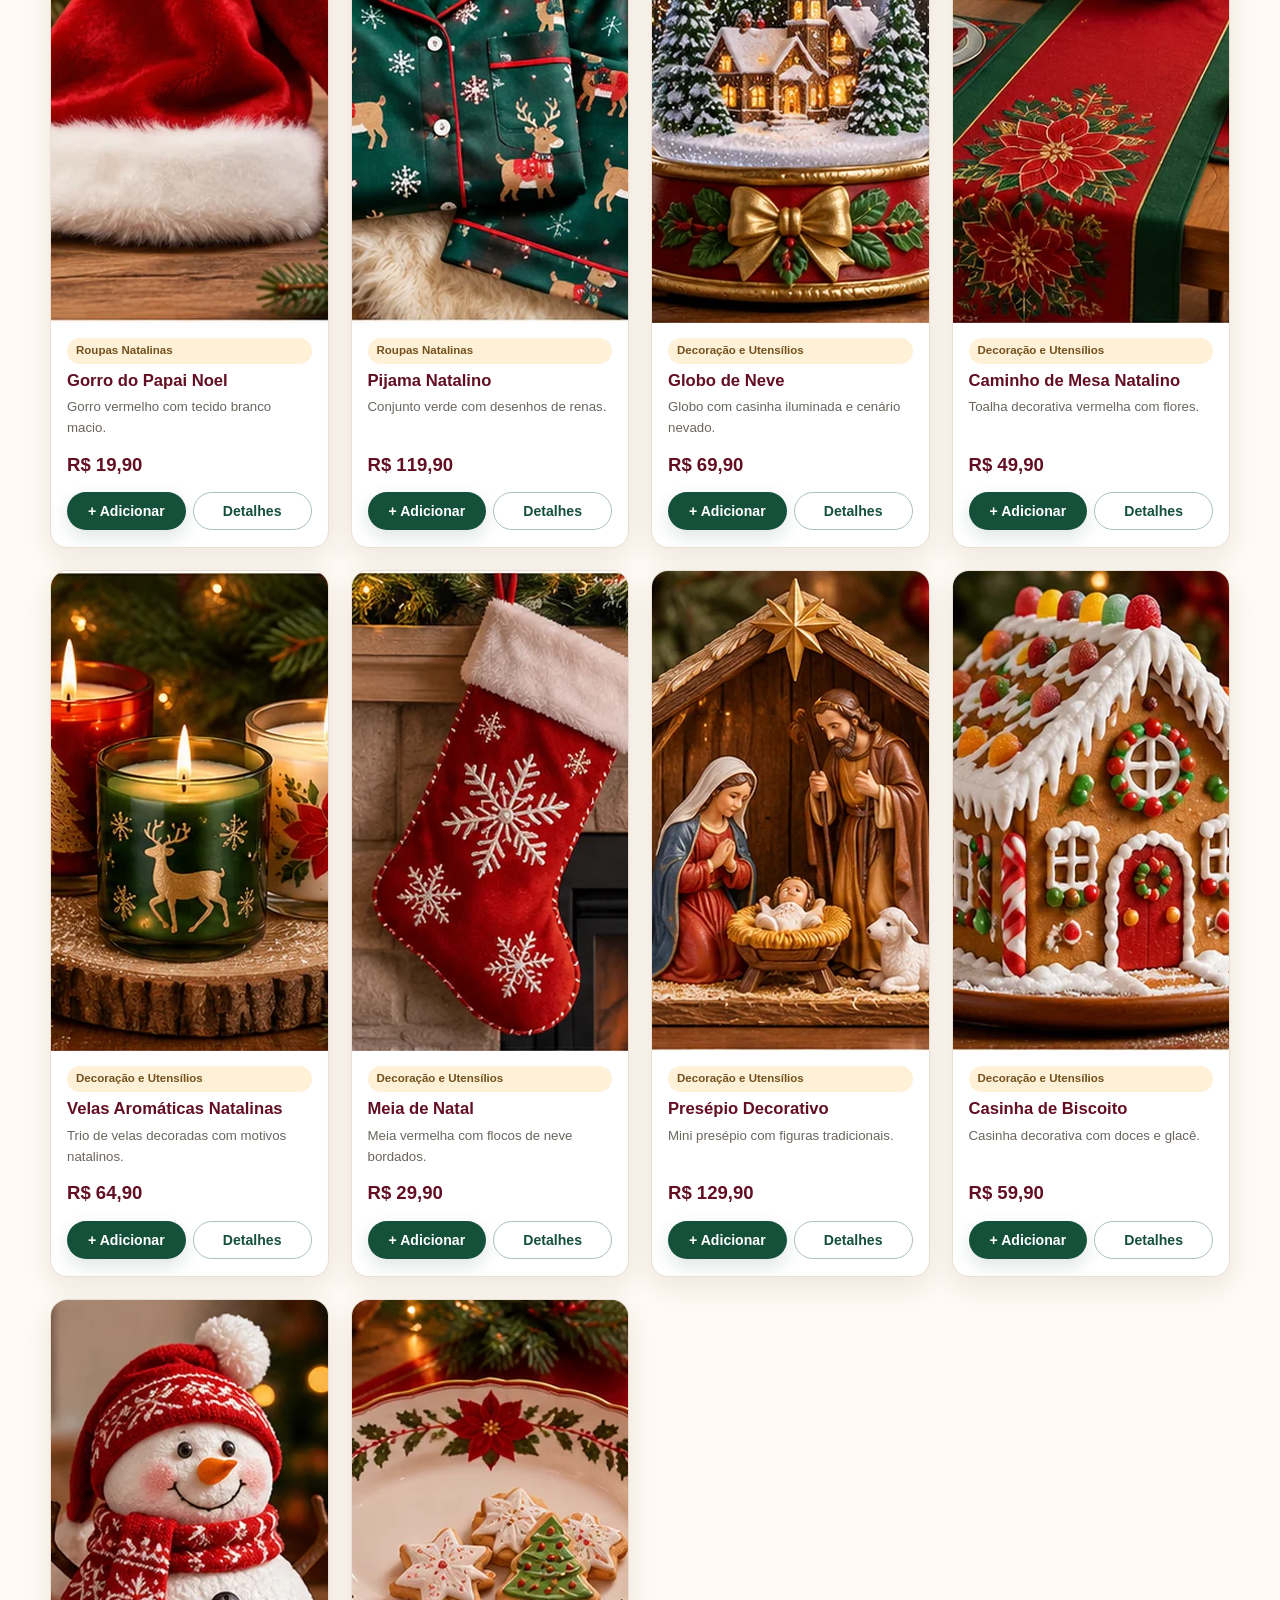
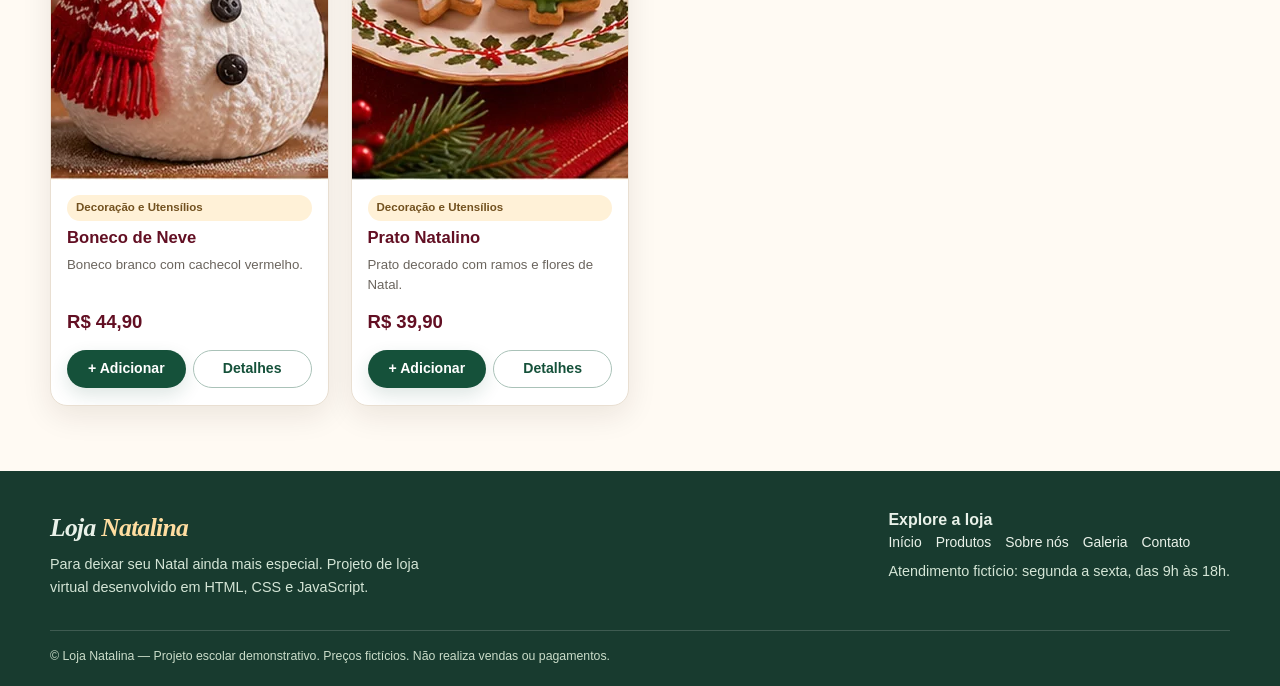
<file: produtos.html>
<!DOCTYPE html>
<html lang="pt-BR">
<head>
  <meta charset="UTF-8">
  <meta name="viewport" content="width=device-width, initial-scale=1.0">
  <meta name="description" content="Catálogo com exatamente 50 produtos natalinos, pesquisa e filtro por categoria.">
  <meta name="theme-color" content="#8e1128">
  <title>Produtos | Loja Natalina</title>
  <link rel="icon" type="image/svg+xml" href="img/banners/favicon.svg">
  <link rel="stylesheet" href="css/style.css">
  <link rel="stylesheet" href="css/responsivo.css">
</head>
<body>
  <div class="topo-aviso">Um Natal cheio de carinho e boas ideias  Loja fictícia para trabalho escolar</div>
  <header class="cabecalho">
    <div class="container barra-navegacao">
      <a class="marca" href="index.html" aria-label="Loja Natalina - página inicial"><span class="icone-marca" aria-hidden="true">✦</span>Loja <span>Natalina</span></a>
      <nav id="menu" class="navegacao" aria-label="Navegação principal">
        <a href="index.html">Início</a>
<a href="produtos.html" class="ativo" aria-current="page">Produtos</a>
<a href="sobre.html">Sobre nós</a>
<a href="galeria.html">Galeria</a>
<a href="contato.html">Contato</a>
      </nav>
      <div class="acoes-topo">
        <button type="button" class="botao-cabecalho" id="botaoSom" title="Ouvir sininho de Natal" aria-label="Ouvir sininho de Natal">♫</button>
        <button type="button" class="botao-cabecalho" id="abrirCarrinho" title="Abrir carrinho" aria-expanded="false" aria-controls="fundoCarrinho" aria-label="Abrir carrinho de demonstração">🛒 <span id="numeroCarrinho" class="numero-carrinho" aria-live="polite">0</span></button>
        <button type="button" class="botao-cabecalho botao-menu" id="botaoMenu" aria-label="Abrir menu" aria-expanded="false" aria-controls="menu">☰</button>
      </div>
    </div>
  </header>
  <main>
    <section class="faixa-titulo"><div class="container"><span class="marca-texto">Nosso catálogo</span><h1>Escolha seu detalhe favorito</h1><p>Encontre entre os 50 produtos natalinos da nossa loja fictícia.</p></div></section>
    <section class="secao-curta"><div class="container">
      <div class="filtros">
        <div class="campo"><label for="pesquisaProduto">Pesquisar produto</label><input type="search" id="pesquisaProduto" placeholder="Ex.: árvore, guirlanda, vela..." autocomplete="off"></div>
        <div class="campo"><label for="filtroCategoria">Categoria</label><select id="filtroCategoria"><option value="">Todas as categorias</option><option value="Árvores de Natal">Árvores de Natal</option><option value="Enfeites e Bolas">Enfeites e Bolas</option><option value="Iluminação">Iluminação</option><option value="Guirlandas">Guirlandas</option><option value="Papai Noel">Papai Noel</option><option value="Presentes">Presentes</option><option value="Roupas Natalinas">Roupas Natalinas</option><option value="Decoração e Utensílios">Decoração e Utensílios</option></select></div>
        <button type="button" id="limparFiltro" class="btn btn-outline limpar-filtro">Limpar filtros</button>
      </div>
      <div class="linha-resultados"><span id="contadorProdutos" role="status" aria-live="polite">Exibindo 50 produtos</span><span>Valores fictícios</span></div>
      <div id="listaProdutos" class="grade-produtos"></div>
      <p id="nenhumProduto" class="vazio" hidden>Nenhum produto encontrado. Experimente outro nome ou categoria.</p>
    </div></section>

  </main>
  <footer class="rodape">
    <div class="container">
      <div class="rodape-topo">
        <div>
          <a href="index.html" class="marca"> Loja <span>Natalina</span></a>
          <p>Para deixar seu Natal ainda mais especial. Projeto de loja virtual desenvolvido em HTML, CSS e JavaScript.</p>
        </div>
        <div>
          <strong>Explore a loja</strong>
          <div class="links-rodape"><a href="index.html">Início</a><a href="produtos.html">Produtos</a><a href="sobre.html">Sobre nós</a><a href="galeria.html">Galeria</a><a href="contato.html">Contato</a></div>
          <p>Atendimento fictício: segunda a sexta, das 9h às 18h.</p>
        </div>
      </div>
      <div class="rodape-inferior">© Loja Natalina — Projeto escolar demonstrativo. Preços fictícios. Não realiza vendas ou pagamentos.</div>
    </div>
  </footer>
  <!-- Carrinho compartilhado em todas as páginas. -->
  <div id="fundoCarrinho" class="fundo-carrinho">
    <aside class="painel-carrinho" role="dialog" aria-modal="true" aria-label="Seu carrinho de demonstração">
      <div class="painel-topo"><h2>Seu carrinho</h2><button type="button" class="botao-fechar" id="fecharCarrinho" aria-label="Fechar carrinho">×</button></div>
      <p>Escolha seus produtos preferidos para ver o total.</p>
      <div id="itensCarrinho" class="itens-carrinho"></div>
      <p id="carrinhoVazio" class="vazio">Seu carrinho está vazio.</p>
      <div class="total-carrinho">
        <p><span>Total</span><span id="totalCarrinho">R$ 0,00</span></p>
        <small>Somente demonstração: nenhuma compra ou cobrança é realizada.</small>
        <button id="limparCarrinho" type="button" class="btn btn-outline" style="width:100%">Esvaziar carrinho</button>
      </div>
    </aside>
  </div>
  <!-- Modal de produto: abre ao clicar em 'Detalhes'. -->
  <dialog id="modalProduto" class="modal" aria-label="Detalhes do produto">
    <div class="modal-corpo">
      <div class="modal-titulo"><h2>Detalhes do produto</h2><button type="button" class="botao-fechar" id="fecharModalProduto" aria-label="Fechar detalhes">×</button></div>
      <div class="modal-produto-grid" id="conteudoModalProduto"></div>
    </div>
  </dialog>
  <div id="toast" class="toast" role="status" aria-live="polite"></div>
  <script src="js/produtos.js"></script>
  <script src="js/script.js"></script>
</body>
</html>
</file>
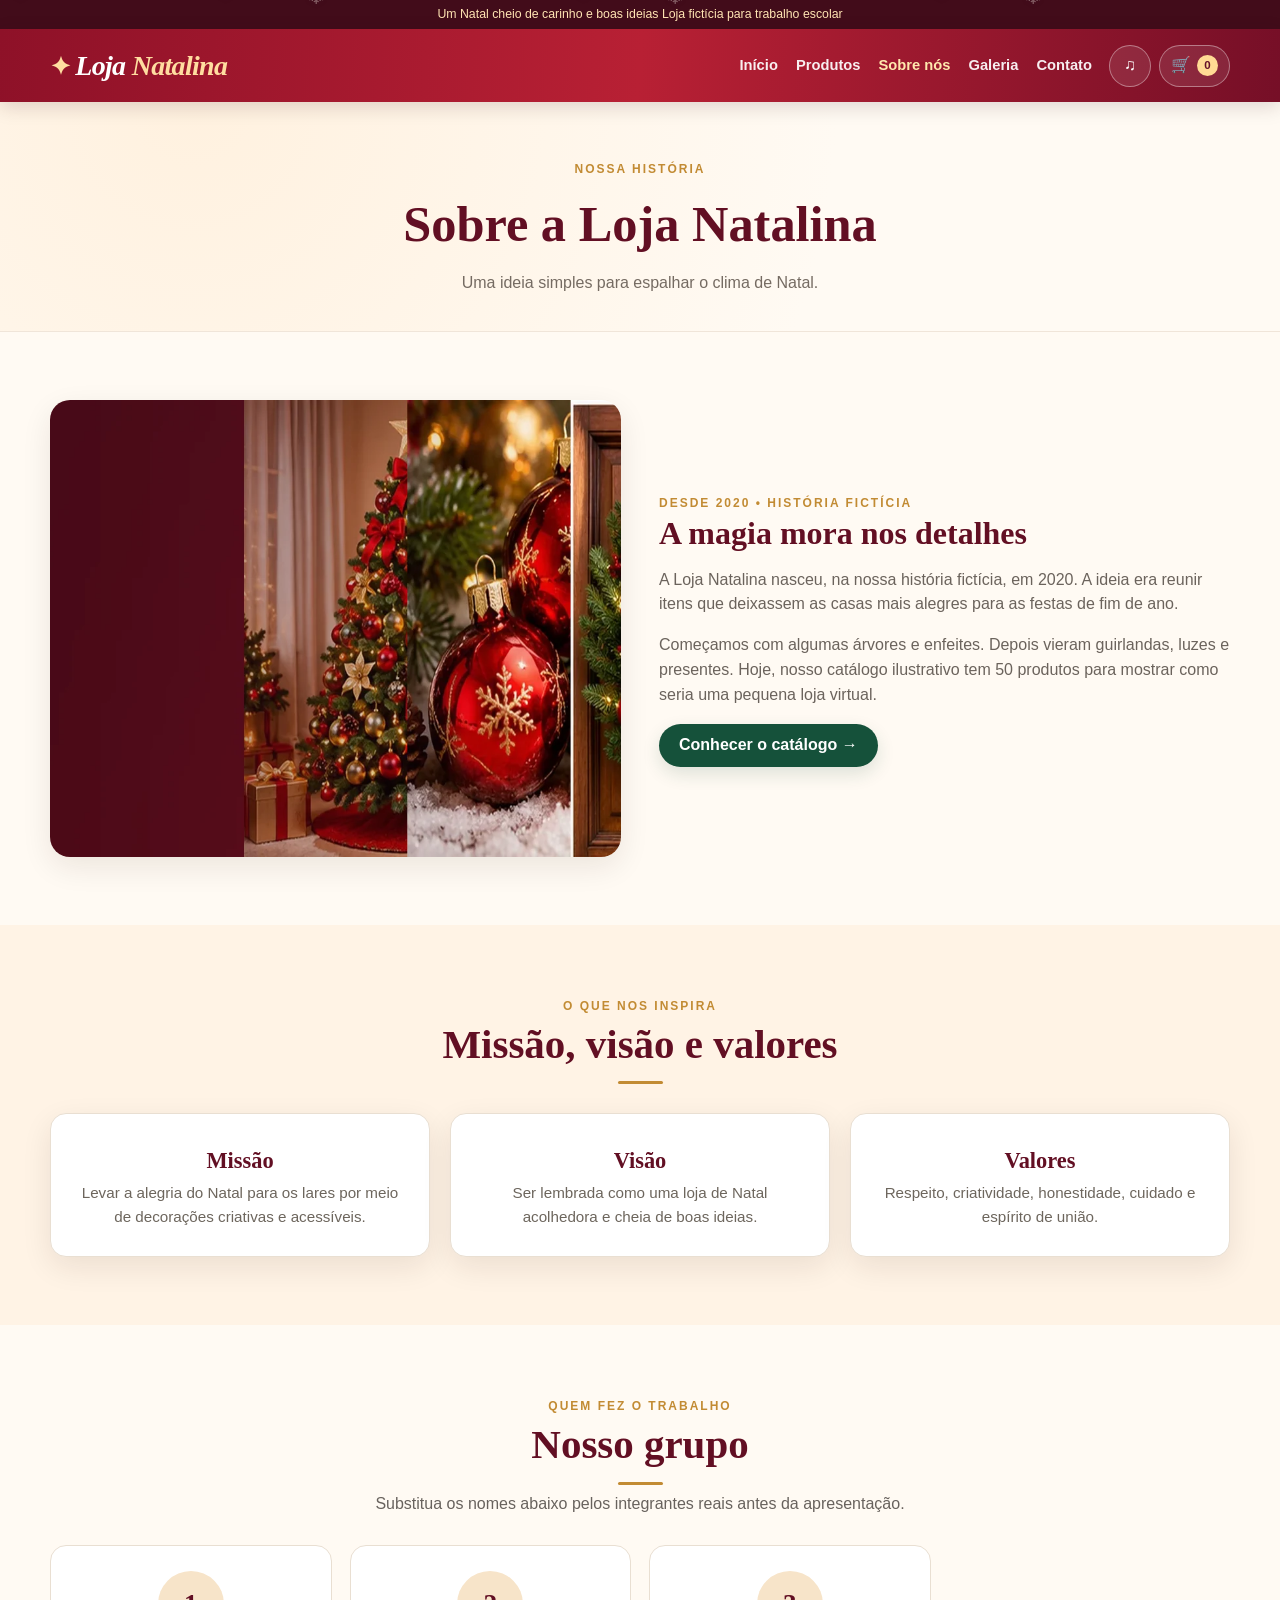
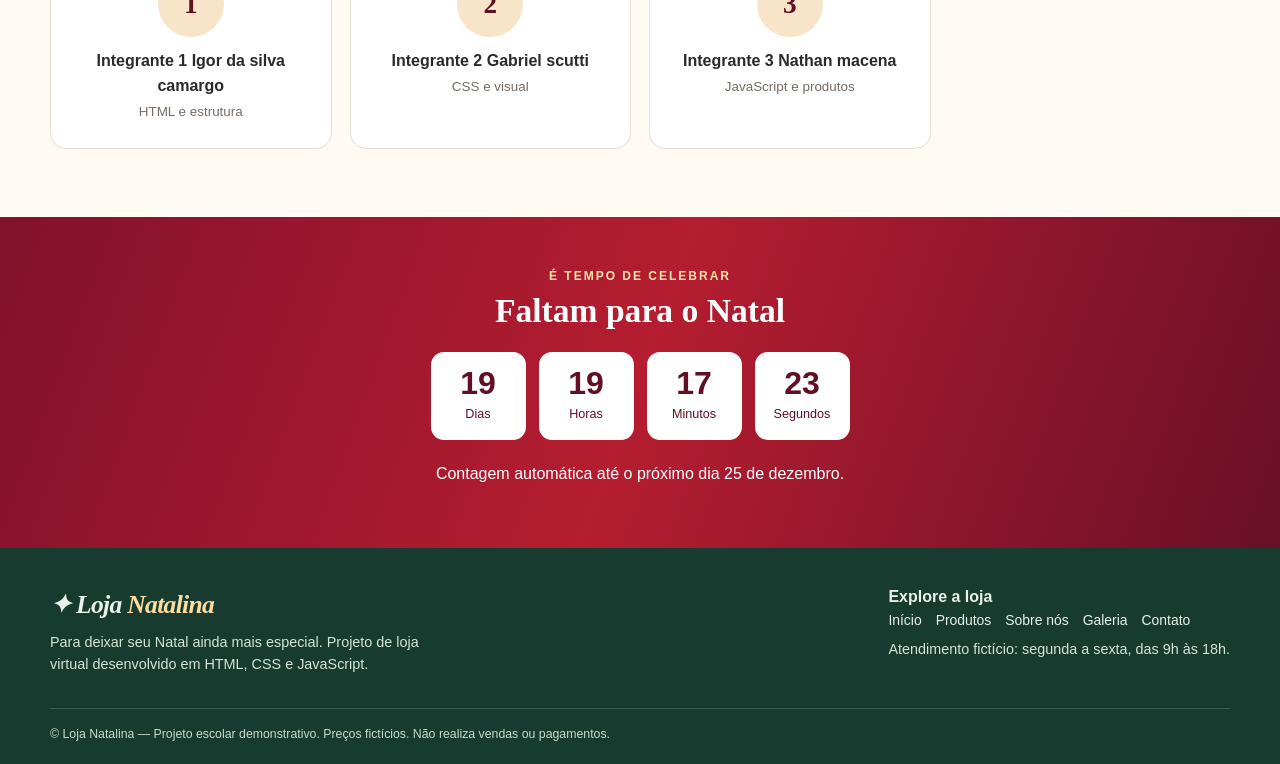
<file: sobre.html>
<!DOCTYPE html>
<html lang="pt-BR">
<head>
  <meta charset="UTF-8">
  <meta name="viewport" content="width=device-width, initial-scale=1.0">
  <meta name="description" content="História fictícia, missão, visão, valores e contagem regressiva da Loja Natalina.">
  <meta name="theme-color" content="#8e1128">
  <title>Sobre nós | Loja Natalina</title>
  <link rel="icon" type="image/svg+xml" href="img/banners/favicon.svg">
  <link rel="stylesheet" href="css/style.css">
  <link rel="stylesheet" href="css/responsivo.css">
</head>
<body>
  <div class="topo-aviso">Um Natal cheio de carinho e boas ideias  Loja fictícia para trabalho escolar</div>
  <header class="cabecalho">
    <div class="container barra-navegacao">
      <a class="marca" href="index.html" aria-label="Loja Natalina - página inicial"><span class="icone-marca" aria-hidden="true">✦</span>Loja <span>Natalina</span></a>
      <nav id="menu" class="navegacao" aria-label="Navegação principal">
        <a href="index.html">Início</a>
<a href="produtos.html">Produtos</a>
<a href="sobre.html" class="ativo" aria-current="page">Sobre nós</a>
<a href="galeria.html">Galeria</a>
<a href="contato.html">Contato</a>
      </nav>
      <div class="acoes-topo">
        <button type="button" class="botao-cabecalho" id="botaoSom" title="Ouvir sininho de Natal" aria-label="Ouvir sininho de Natal">♫</button>
        <button type="button" class="botao-cabecalho" id="abrirCarrinho" title="Abrir carrinho" aria-expanded="false" aria-controls="fundoCarrinho" aria-label="Abrir carrinho de demonstração">🛒 <span id="numeroCarrinho" class="numero-carrinho" aria-live="polite">0</span></button>
        <button type="button" class="botao-cabecalho botao-menu" id="botaoMenu" aria-label="Abrir menu" aria-expanded="false" aria-controls="menu">☰</button>
      </div>
    </div>
  </header>
  <main>
    <section class="faixa-titulo"><div class="container"><span class="marca-texto">Nossa história</span><h1>Sobre a Loja Natalina</h1><p>Uma ideia simples para espalhar o clima de Natal.</p></div></section>
    <section class="secao"><div class="container sobre-historia">
      <img src="img/banners/banner-1.webp" alt="Decoração natalina com árvores, luzes e enfeites" loading="lazy">
      <div><span class="marca-texto">Desde 2020 • história fictícia</span><h2>A magia mora nos detalhes</h2>
        <p>A Loja Natalina nasceu, na nossa história fictícia, em 2020. A ideia era reunir itens que deixassem as casas mais alegres para as festas de fim de ano.</p>
        <p>Começamos com algumas árvores e enfeites. Depois vieram guirlandas, luzes e presentes. Hoje, nosso catálogo ilustrativo tem 50 produtos para mostrar como seria uma pequena loja virtual.</p>
        <a href="produtos.html" class="btn btn-verde">Conhecer o catálogo →</a>
      </div>
    </div></section>
    <section class="secao" style="background:#fff3e5"><div class="container">
      <div class="titulo-secao"><span class="marca-texto">O que nos inspira</span><h2>Missão, visão e valores</h2></div>
      <div class="grade-valores">
        <article class="valor-card"><div class="simbolo" aria-hidden="true"></div><h3>Missão</h3><p>Levar a alegria do Natal para os lares por meio de decorações criativas e acessíveis.</p></article>
        <article class="valor-card"><div class="simbolo" aria-hidden="true"></div><h3>Visão</h3><p>Ser lembrada como uma loja de Natal acolhedora e cheia de boas ideias.</p></article>
        <article class="valor-card"><div class="simbolo" aria-hidden="true"></div><h3>Valores</h3><p>Respeito, criatividade, honestidade, cuidado e espírito de união.</p></article>
      </div>
    </div></section>
    <section class="secao"><div class="container"><div class="titulo-secao"><span class="marca-texto">Quem fez o trabalho</span><h2>Nosso grupo</h2><p>Substitua os nomes abaixo pelos integrantes reais antes da apresentação.</p></div>
      <div class="grade-equipe">
        <div class="pessoa-card"><div class="avatar">1</div><h3>Integrante 1 Igor da silva camargo </h3><p>HTML e estrutura</p></div>
        <div class="pessoa-card"><div class="avatar">2</div><h3>Integrante 2 Gabriel scutti</h3><p>CSS e visual</p></div>
        <div class="pessoa-card"><div class="avatar">3</div><h3>Integrante 3 Nathan macena </h3><p>JavaScript e produtos</p></div>
       
      </div>
    </div></section>
    <section class="contagem-area" aria-label="Contagem regressiva para o Natal"><div class="container"><span class="marca-texto" style="color:#ffe6aa">É tempo de celebrar</span><h2 id="mensagemNatal">Faltam para o Natal</h2>
      <div class="contagem" role="timer"><div class="tempo"><strong id="dias">00</strong><span>Dias</span></div><div class="tempo"><strong id="horas">00</strong><span>Horas</span></div><div class="tempo"><strong id="minutos">00</strong><span>Minutos</span></div><div class="tempo"><strong id="segundos">00</strong><span>Segundos</span></div></div>
      <p>Contagem automática até o próximo dia 25 de dezembro.</p>
    </div></section>

  </main>
  <footer class="rodape">
    <div class="container">
      <div class="rodape-topo">
        <div>
          <a href="index.html" class="marca">✦ Loja <span>Natalina</span></a>
          <p>Para deixar seu Natal ainda mais especial. Projeto de loja virtual desenvolvido em HTML, CSS e JavaScript.</p>
        </div>
        <div>
          <strong>Explore a loja</strong>
          <div class="links-rodape"><a href="index.html">Início</a><a href="produtos.html">Produtos</a><a href="sobre.html">Sobre nós</a><a href="galeria.html">Galeria</a><a href="contato.html">Contato</a></div>
          <p>Atendimento fictício: segunda a sexta, das 9h às 18h.</p>
        </div>
      </div>
      <div class="rodape-inferior">© Loja Natalina — Projeto escolar demonstrativo. Preços fictícios. Não realiza vendas ou pagamentos.</div>
    </div>
  </footer>
  <!-- Carrinho compartilhado em todas as páginas. -->
  <div id="fundoCarrinho" class="fundo-carrinho">
    <aside class="painel-carrinho" role="dialog" aria-modal="true" aria-label="Seu carrinho de demonstração">
      <div class="painel-topo"><h2>Seu carrinho</h2><button type="button" class="botao-fechar" id="fecharCarrinho" aria-label="Fechar carrinho">×</button></div>
      <p>Escolha seus produtos preferidos para ver o total.</p>
      <div id="itensCarrinho" class="itens-carrinho"></div>
      <p id="carrinhoVazio" class="vazio">Seu carrinho está vazio.</p>
      <div class="total-carrinho">
        <p><span>Total</span><span id="totalCarrinho">R$ 0,00</span></p>
        <small>Somente demonstração: nenhuma compra ou cobrança é realizada.</small>
        <button id="limparCarrinho" type="button" class="btn btn-outline" style="width:100%">Esvaziar carrinho</button>
      </div>
    </aside>
  </div>
  <!-- Modal de produto: abre ao clicar em 'Detalhes'. -->
  <dialog id="modalProduto" class="modal" aria-label="Detalhes do produto">
    <div class="modal-corpo">
      <div class="modal-titulo"><h2>Detalhes do produto</h2><button type="button" class="botao-fechar" id="fecharModalProduto" aria-label="Fechar detalhes">×</button></div>
      <div class="modal-produto-grid" id="conteudoModalProduto"></div>
    </div>
  </dialog>
  <div id="toast" class="toast" role="status" aria-live="polite"></div>
  <script src="js/produtos.js"></script>
  <script src="js/script.js"></script>
</body>
</html>
</file>
<file: css/style.css>
/* LOJA NATALINA - Estilos principais (HTML + CSS simples) */
:root {
  --vermelho: #a61931;
  --vinho: #620f23;
  --verde: #15513a;
  --verde-claro: #217452;
  --ouro: #c28b33;
  --creme: #fffaf3;
  --texto: #292b29;
  --borda: #e9dfd2;
  --sombra: 0 10px 30px rgba(43, 24, 15, .09);
}
* { box-sizing: border-box; }
html { scroll-behavior: smooth; }
body { margin: 0; min-width: 280px; font-family: Arial, Helvetica, sans-serif; background: var(--creme); color: var(--texto); line-height: 1.55; }
body.sem-rolagem { overflow: hidden; }
a { color: inherit; text-decoration: none; }
button, input, select, textarea { font: inherit; }
button { cursor: pointer; }
img { max-width: 100%; display: block; }
/* Impede que textos longos e caixas causem rolagem lateral. */
main, section, .container { min-width: 0; }
p, h1, h2, h3 { overflow-wrap: break-word; }
:focus-visible { outline: 3px solid var(--ouro); outline-offset: 3px; }
.container { width: min(1180px, calc(100% - 40px)); margin-inline: auto; }
.btn { display: inline-flex; align-items: center; justify-content: center; gap: 8px; min-height: 43px; border: none; padding: 11px 20px; border-radius: 999px; font-weight: 700; line-height: 1.3; text-align: center; transition: transform .2s, background .2s, box-shadow .2s; }
.btn:hover { transform: translateY(-2px); }
.btn-verde { background: var(--verde); color: white; box-shadow: 0 7px 18px #15513a24; }
.btn-verde:hover { background: var(--verde-claro); }
.btn-vermelho { background: var(--vermelho); color: white; }
.btn-vermelho:hover { background: #8b1027; }
.btn-claro { background: white; color: var(--vinho); }
.btn-outline { color: var(--verde); border: 1px solid #aac2b8; background: white; }
.btn-pequeno { min-height: 38px; font-size: .88rem; padding: 8px 13px; }
.btn-texto { background: none; border: 0; color: var(--vinho); text-decoration: underline; font-weight: 700; padding: 8px; }
.etiqueta { display: inline-block; font-size: .72rem; font-weight: 700; color: #72511f; background: #fff1d7; padding: 4px 9px; border-radius: 999px; }
.topo-aviso { background: #420c1a; color: #ffe4b3; text-align: center; padding: 5px 16px; font-size: .77rem; }
.cabecalho { background: linear-gradient(95deg,#8e1128,#b82034 50%,#760f27); color: white; position: sticky; top: 0; z-index: 60; box-shadow: 0 5px 18px #30051626; }
.barra-navegacao { display: flex; align-items: center; min-height: 73px; gap: 17px; }
.marca { font-family: Georgia, serif; font-size: 1.75rem; font-style: italic; font-weight: 700; white-space: nowrap; letter-spacing: -.7px; }
.marca span { color: #ffdda0; }
.marca .icone-marca { font-family: Arial; font-style: normal; font-size: 1.55rem; margin-right: 5px; }
.navegacao { display: flex; gap: 18px; margin-left: auto; align-items: center; white-space: nowrap; }
.navegacao a { font-size: .92rem; font-weight: 700; opacity: .93; padding-block: 10px; }
.navegacao a:hover, .navegacao .ativo { color: #ffe8ae; opacity: 1; }
.acoes-topo { display: flex; gap: 8px; align-items: center; flex-shrink: 0; }
.botao-cabecalho { background: #ffffff18; color: white; border: 1px solid #ffffff63; border-radius: 40px; min-width: 42px; height: 42px; padding: 0 11px; display: inline-flex; align-items: center; justify-content: center; gap: 6px; font-size: 1rem; }
.botao-cabecalho:hover { background: #ffffff31; }
.numero-carrinho { display: grid; place-items: center; background: #ffda94; color: #64112a; border-radius: 50%; font-weight: 800; min-width: 21px; height: 21px; font-size: .72rem; }
.botao-menu { display: none; }
.titulo-secao { text-align: center; margin: 0 auto 29px; max-width: 720px; }
.titulo-secao h1, .titulo-secao h2 { color: var(--vinho); font-family: Georgia, serif; font-size: clamp(1.9rem,3.2vw,2.8rem); line-height: 1.15; margin: 4px 0 7px; }
.titulo-secao p { margin: 0; color: #68625d; }
.titulo-secao h1::after, .titulo-secao h2::after { content: ''; display: block; width: 45px; height: 3px; margin: 13px auto 0; border-radius: 5px; background: var(--ouro); }
.marca-texto { font-size: .75rem; font-weight: 800; letter-spacing: 2px; color: var(--ouro); text-transform: uppercase; }
.secao { padding: 68px 0; }
.secao-curta { padding: 40px 0 65px; }
.faixa-titulo { text-align: center; padding: 54px 0 35px; border-bottom: 1px solid #f0e5d9; background: radial-gradient(circle at 15% 0,#fff1df,#fffaf3 58%); }
.faixa-titulo h1 { font-family: Georgia, serif; font-size: clamp(2.1rem,5vw,3.15rem); color: var(--vinho); margin: 4px 0 8px; }
.faixa-titulo p { margin: 0; color: #756b62; }
/* Carrossel do início */
.hero { position: relative; background: var(--vinho); color: white; overflow: hidden; min-height: 540px; }
.slide { display: none; min-height: 540px; position: relative; background-size: cover; background-position: center; }
.slide.ativo { display: flex; align-items: center; animation: aparecer .5s ease; }
.slide::before { content: ''; position: absolute; inset: 0; background: linear-gradient(90deg,#3a0719e8,#650f22bb 44%,#380b1933 100%); }
.slide .container { position: relative; z-index: 1; }
.slide-conteudo { width: min(590px,70%); padding: 75px 0 100px; }
.slide-conteudo .chamada { font-size: .78rem; color: #ffe8ad; letter-spacing: 2.4px; font-weight: 700; text-transform: uppercase; }
.slide h1, .slide h2 { font-family: Georgia,serif; font-size: clamp(2.7rem,5.5vw,4.7rem); line-height: 1.08; margin: 12px 0 16px; text-shadow: 0 2px 10px #30091a58; }
.slide p { font-size: 1.09rem; line-height: 1.55; max-width: 470px; margin-bottom: 27px; color: #fff5eb; }
.controles-slide { position: absolute; bottom: 24px; left: 50%; transform: translateX(-50%); display: flex; gap: 15px; align-items: center; z-index: 3; }
.seta-slide { border: 1px solid #ffffff90; width: 42px; height: 42px; border-radius: 50%; background: #490e22bd; color: white; font-size: 1.5rem; }
.seta-slide:hover { background: var(--vinho); }
.pontos-slide { display: flex; gap: 8px; }
.ponto-slide { width: 11px; height: 11px; border: none; background: #ffffff7a; border-radius: 99px; padding: 0; }
.ponto-slide.ativo { background: #ffde9e; width: 23px; }
.beneficios { background: var(--verde); color: white; }
.grade-beneficios { display: grid; grid-template-columns: repeat(3,1fr); gap: 25px; padding: 22px 0; }
.beneficio { display: flex; align-items: center; justify-content: center; gap: 12px; }
.beneficio b { display: block; font-size: .95rem; }
.beneficio small { font-size: .79rem; color: #d6efe1; }
.beneficio .simbolo { font-size: 1.7rem; }
/* Cards compartilhados */
.grade-produtos { display: grid; grid-template-columns: repeat(4,minmax(0,1fr)); align-items: stretch; gap: 22px; }
.card-produto { min-width: 0; background: white; border: 1px solid var(--borda); border-radius: 17px; overflow: hidden; box-shadow: var(--sombra); display: flex; flex-direction: column; transition: transform .2s, box-shadow .2s; }
.card-produto:hover { transform: translateY(-4px); box-shadow: 0 15px 32px #39191f20; }
.card-produto .foto { aspect-ratio: 1/1; width: 100%; object-fit: cover; background: #f6eee3; }
.info-produto { min-width: 0; padding: 15px 16px 17px; display: flex; flex: 1; flex-direction: column; }
.info-produto h3 { font-size: 1.04rem; line-height: 1.25; margin: 7px 0 6px; color: var(--vinho); }
.info-produto .descricao { margin: 0 0 12px; font-size: .83rem; color: #6b655e; flex: 1; }
.preco { font-size: 1.16rem; color: var(--vinho); font-weight: 800; margin-bottom: 13px; }
.acoes-produto { display: flex; gap: 7px; flex-wrap: wrap; align-items: stretch; }
.acoes-produto .btn { flex: 1 1 80px; }
.centralizado { text-align: center; margin-top: 30px; }
.faixa-parallax { min-height: 310px; background-image: linear-gradient(90deg,#300817bc,#2705136e),url('../img/banners/banner-3.webp'); background-size: cover; background-position: center 50%; display: flex; align-items: center; color: white; text-align: center; }
.faixa-parallax h2 { font: 700 clamp(2rem,4vw,3.25rem)/1.1 Georgia,serif; margin: 10px 0; }
.faixa-parallax p { margin: 10px auto 24px; max-width: 570px; }
.grade-categorias { display: grid; grid-template-columns: repeat(4,minmax(0,1fr)); gap: 18px; }
.categoria-card { border-radius: 16px; overflow: hidden; display: block; position: relative; min-height: 210px; background: var(--vinho); box-shadow: var(--sombra); }
.categoria-card img { width: 100%; height: 210px; object-fit: cover; transition: transform .3s; opacity: .82; }
.categoria-card:hover img { transform: scale(1.06); }
.categoria-card span { position: absolute; bottom: 0; left: 0; right: 0; padding: 30px 14px 14px; color: white; background: linear-gradient(transparent,#2d081dcc); font-weight: 800; }
/* Produtos */
.filtros { display: grid; grid-template-columns: minmax(0,1fr) minmax(190px,270px) auto; align-items: end; gap: 16px; padding: 22px; background: white; border: 1px solid var(--borda); border-radius: 17px; margin-bottom: 17px; box-shadow: var(--sombra); }
.filtros .campo { min-width: 0; }
.campo label { display: block; margin-bottom: 5px; font-size: .84rem; font-weight: 800; color: #4c433c; }
.campo input, .campo textarea, .campo select { display: block; width: 100%; min-width: 0; color: #292b29; background: white; border: 1px solid #d8cec3; border-radius: 10px; padding: 12px 13px; outline: none; }
.campo input:focus, .campo select:focus, .campo textarea:focus { border-color: var(--verde); box-shadow: 0 0 0 3px #2581581f; }
.campo textarea { resize: vertical; min-height: 130px; }
.linha-resultados { display: flex; align-items: center; justify-content: space-between; gap: 12px; margin-bottom: 20px; font-weight: 700; color: #70665c; }
.vazio { padding: 35px; text-align: center; background: white; border-radius: 16px; border: 1px solid var(--borda); }
/* Sobre */
.sobre-historia { display: grid; grid-template-columns: repeat(2,minmax(0,1fr)); gap: 38px; align-items: center; }
.sobre-historia img { width: 100%; aspect-ratio: 5/4; object-fit: cover; border-radius: 20px; box-shadow: var(--sombra); }
.sobre-historia h2, .bloco-titulo { font: 700 2rem Georgia,serif; color: var(--vinho); margin: 0 0 14px; }
.sobre-historia p { color: #6b635c; }
.grade-valores { display: grid; grid-template-columns: repeat(3,minmax(0,1fr)); gap: 20px; }
.valor-card { border: 1px solid var(--borda); border-radius: 16px; padding: 27px 24px; text-align: center; background: white; box-shadow: var(--sombra); }
.valor-card .simbolo { font-size: 2rem; }
.valor-card h3 { color: var(--vinho); font: 700 1.4rem Georgia,serif; margin: 7px 0; }
.valor-card p { font-size: .95rem; color: #6d665d; margin: 0; }
.grade-equipe { display: grid; grid-template-columns: repeat(4,minmax(0,1fr)); gap: 18px; }
.pessoa-card { padding: 25px 14px; background: white; border: 1px solid var(--borda); border-radius: 16px; text-align: center; }
.avatar { width: 66px; height: 66px; display: grid; place-items: center; border-radius: 50%; margin: 0 auto 12px; background: #f7e4c9; color: var(--vinho); font: 700 1.7rem Georgia,serif; }
.pessoa-card h3 { font-size: 1rem; margin: 5px 0 3px; }
.pessoa-card p { color: #766c64; margin: 0; font-size: .84rem; }
.contagem-area { text-align: center; padding: 46px 0; background: linear-gradient(110deg,#82112b,#b51d30,#680f27); color: white; }
.contagem-area h2 { font: 700 2.1rem Georgia,serif; margin: 4px 0 10px; }
.contagem { display: flex; justify-content: center; gap: 13px; margin: 22px auto; }
.tempo { padding: 14px; background: white; color: var(--vinho); min-width: 95px; border-radius: 13px; }
.tempo strong { font-size: 2rem; display: block; line-height: 1.1; font-variant-numeric: tabular-nums; }
.tempo span { font-size: .79rem; }
/* Galeria */
.grade-galeria { display: grid; grid-template-columns: repeat(4,minmax(0,1fr)); gap: 17px; }
.foto-galeria { padding: 0; border: 0; background: white; border-radius: 15px; overflow: hidden; text-align: left; box-shadow: var(--sombra); }
.foto-galeria img { width: 100%; aspect-ratio: 1/1; object-fit: cover; transition: transform .25s ease; }
.foto-galeria:hover img { transform: scale(1.06); }
.foto-galeria span { display: block; padding: 12px 14px; font-weight: 700; font-size: .88rem; color: var(--vinho); }
/* Contato */
.contato-grid { display: grid; grid-template-columns: minmax(0,1.5fr) minmax(0,.9fr); gap: 25px; align-items: start; }
.formulario, .dados-contato { background: white; border-radius: 18px; border: 1px solid var(--borda); box-shadow: var(--sombra); padding: 27px; }
.formulario h2, .dados-contato h2 { margin: 0 0 19px; font: 700 1.6rem Georgia,serif; color: var(--vinho); }
.formulario .campo { margin-bottom: 17px; }
.erro-campo { min-height: 18px; display: block; color: #a4192a; font-size: .79rem; margin-top: 3px; }
.campo .invalido { border-color: #bc1b35; }
.aviso-form { background: #e9f7ed; color: #165339; border: 1px solid #afddbd; border-radius: 10px; padding: 12px; margin: 13px 0 0; display: none; }
.formulario .observacao { color: #746b61; font-size: .8rem; margin: 13px 0 0; }
.dado { border-bottom: 1px solid var(--borda); padding: 11px 0; }
.dado:last-child { border: none; }
.dado strong { display: block; color: var(--vinho); }
.dado p { margin: 4px 0; color: #645a51; }
.dado a { color: var(--verde); text-decoration: underline; }
/* Rodapé */
.rodape { background: #183b2f; color: #e9f1e9; padding: 37px 0 20px; }
.rodape .rodape-topo { display: flex; justify-content: space-between; align-items: start; gap: 35px; }
.rodape .rodape-topo > div { min-width: 0; }
.rodape .marca { font-size: 1.6rem; }
.rodape p { color: #d4e5d6; font-size: .9rem; margin: 6px 0 10px; max-width: 400px; }
.links-rodape { display: flex; gap: 14px; flex-wrap: wrap; font-size: .87rem; }
.links-rodape a:hover { text-decoration: underline; }
.rodape-inferior { border-top: 1px solid #ffffff2a; margin-top: 22px; padding-top: 16px; font-size: .77rem; color: #cadcc9; }
/* Carrinho de demonstração */
.fundo-carrinho { display: none; position: fixed; inset: 0; z-index: 80; background: #0808088c; }
.fundo-carrinho.aberto { display: block; }
.painel-carrinho { background: white; color: var(--texto); max-width: 420px; width: 100%; height: 100%; height: 100dvh; margin-left: auto; padding: 24px; padding-bottom: max(24px, env(safe-area-inset-bottom)); display: flex; flex-direction: column; box-shadow: -10px 0 35px #11111135; }
.painel-topo { display: flex; align-items: center; justify-content: space-between; }
.painel-topo h2 { font: 700 1.5rem Georgia,serif; color: var(--vinho); margin: 0; }
.botao-fechar { border: none; background: #f7eee8; width: 34px; height: 34px; border-radius: 50%; color: var(--vinho); font-size: 1.2rem; }
.itens-carrinho { overflow-y: auto; flex: 1; padding: 15px 0; }
.item-carrinho { display: grid; grid-template-columns: 70px minmax(0,1fr); gap: 12px; padding: 11px 0; border-bottom: 1px solid var(--borda); }
.item-carrinho img { width: 70px; height: 70px; border-radius: 9px; object-fit: cover; }
.item-carrinho h3 { margin: 0; font-size: .88rem; }
.item-carrinho small { color: var(--vinho); font-weight: 700; }
.quantidade { display: flex; gap: 6px; align-items: center; flex-wrap: wrap; margin-top: 6px; }
.quantidade button { background: #fff5e8; border: 1px solid #daccba; border-radius: 7px; min-width: 27px; height: 27px; }
.quantidade .remover { color: #a61931; border: none; background: transparent; font-size: .77rem; text-decoration: underline; margin-left: auto; }
.total-carrinho { border-top: 1px solid var(--borda); padding-top: 16px; }
.total-carrinho p { display: flex; justify-content: space-between; font-weight: 800; font-size: 1.2rem; color: var(--vinho); margin: 0 0 9px; }
.total-carrinho small { display: block; color: #746c65; margin: 0 0 12px; }
/* Janelas de produtos e galeria */
dialog.modal { border: none; border-radius: 18px; padding: 0; width: min(650px, calc(100vw - 32px)); max-height: 90vh; max-height: 90dvh; overflow-y: auto; box-shadow: 0 23px 70px #0007; background: white; color: var(--texto); }
dialog.modal::backdrop { background: #140813b8; }
.modal-corpo { padding: 24px; }
.modal-titulo { display: flex; justify-content: space-between; gap: 15px; align-items: center; margin-bottom: 15px; }
.modal-titulo h2 { font: 700 1.55rem Georgia,serif; color: var(--vinho); margin: 0; }
.modal-produto-grid { display: grid; grid-template-columns: repeat(2,minmax(0,1fr)); gap: 20px; align-items: center; }
.modal-produto-grid img { border-radius: 12px; aspect-ratio: 1/1; object-fit: cover; }
.modal-produto-grid p { color: #6a635b; }
.modal-foto { width: 100%; max-height: 63vh; object-fit: contain; background: #f4eee8; border-radius: 10px; }
.modal-galeria-controles { display: flex; justify-content: space-between; align-items: center; padding-top: 12px; gap: 8px; }
.modal-galeria-controles span { color: #72665c; font-size: .88rem; text-align: center; }
.toast { position: fixed; z-index: 110; right: 18px; bottom: max(20px, env(safe-area-inset-bottom)); max-width: min(340px,calc(100vw - 36px)); padding: 12px 17px; border-radius: 12px; background: var(--verde); color: white; box-shadow: var(--sombra); display: none; }
.toast.visivel { display: block; animation: aparecer .2s ease; }
.neve { pointer-events: none; position: fixed; top: -20px; z-index: 45; color: #fff9eeac; text-shadow: 0 1px 4px #42102a85; animation: cair linear infinite; }
@keyframes cair { to { transform: translateY(110vh); } }
@keyframes aparecer { from { opacity: .35; } to { opacity: 1; } }
</file>
<file: css/responsivo.css>
/* LOJA NATALINA - Ajustes para tablets e celulares. */

/* Tablet: três produtos por linha e menu compacto. */
@media (max-width: 980px) {
  .grade-produtos, .grade-categorias, .grade-galeria {
    grid-template-columns: repeat(3, minmax(0, 1fr));
    gap: 16px;
  }
  .grade-equipe { grid-template-columns: repeat(2, minmax(0, 1fr)); }
  .barra-navegacao { gap: 12px; }
  .marca { font-size: 1.55rem; }
  .navegacao { gap: 12px; }
  .sobre-historia { gap: 22px; }
}

/* O menu deixa de caber antes dos 720px: por isso abre em 900px. */
@media (max-width: 900px) {
  .botao-menu { display: inline-flex; }
  .acoes-topo { margin-left: auto; }
  .barra-navegacao { min-height: 65px; }
  .navegacao {
    display: none;
    position: absolute;
    top: 100%;
    left: 0;
    right: 0;
    margin: 0;
    padding: 10px max(18px, calc((100vw - 1180px) / 2)) 16px;
    background: #790f28;
    box-shadow: 0 14px 20px #2507123d;
    flex-direction: column;
    align-items: stretch;
    gap: 2px;
    white-space: normal;
  }
  .navegacao.aberta { display: flex; }
  .navegacao a { padding: 11px 12px; border-radius: 8px; }
  .navegacao a:hover, .navegacao .ativo { background: #ffffff18; }
  .filtros { grid-template-columns: minmax(0,1fr) minmax(190px,260px); }
  .filtros .limpar-filtro { grid-column: 1 / -1; justify-self: end; }
}

/* Celulares e tablets pequenos. */
@media (max-width: 720px) {
  .container { width: calc(100% - 28px); }
  .hero, .slide { min-height: 480px; }
  .slide-conteudo { width: min(100%, 560px); padding: 65px 0 92px; }
  .slide::before {
    background: linear-gradient(90deg, #430b1ee8, #510e21d6 65%, #3e0a1e88);
  }
  .slide h1, .slide h2 { font-size: clamp(2.1rem, 7.5vw, 3.2rem); }
  .slide p { font-size: 1rem; max-width: 430px; }
  .grade-beneficios { gap: 12px; }
  .beneficio { flex-direction: column; text-align: center; gap: 2px; }
  .grade-produtos, .grade-categorias, .grade-galeria {
    grid-template-columns: repeat(2, minmax(0,1fr));
    gap: 14px;
  }
  .filtros { grid-template-columns: repeat(2, minmax(0,1fr)); }
  .filtros .limpar-filtro { grid-column: 1 / -1; justify-self: stretch; }
  .sobre-historia, .contato-grid { grid-template-columns: minmax(0, 1fr); }
  .grade-valores { grid-template-columns: 1fr; gap: 13px; }
  .secao { padding: 48px 0; }
  .secao-curta { padding: 30px 0 48px; }
  .faixa-titulo { padding: 42px 0 27px; }
  .rodape .rodape-topo { flex-direction: column; gap: 22px; }
  .modal-produto-grid { grid-template-columns: minmax(0, 1fr); }
  .modal-produto-grid img { max-height: 240px; width: 100%; }
}

/* Celulares de até 460px: textos e botões sem cortes. */
@media (max-width: 460px) {
  .topo-aviso { font-size: .7rem; padding: 5px 8px; }
  .marca { font-size: 1.18rem; letter-spacing: -.6px; }
  .marca .icone-marca { font-size: 1.13rem; margin-right: 2px; }
  .barra-navegacao { gap: 6px; }
  .acoes-topo { gap: 5px; }
  .botao-cabecalho { min-width: 36px; height: 36px; padding: 0 7px; }
  .numero-carrinho { min-width: 19px; height: 19px; font-size: .67rem; }
  .hero, .slide { min-height: 460px; }
  .slide-conteudo { padding: 58px 0 95px; }
  .slide h1, .slide h2 { font-size: clamp(2rem, 9vw, 2.55rem); }
  .slide p { font-size: .95rem; }
  .controles-slide { bottom: 17px; }
  .grade-beneficios { grid-template-columns: 1fr; gap: 8px; padding: 14px 0; }
  .beneficio { flex-direction: row; text-align: left; justify-content: flex-start; gap: 12px; }
  .beneficio .simbolo { width: 27px; font-size: 1.5rem; text-align: center; }
  .beneficio b { font-size: .85rem; }
  .beneficio small { font-size: .72rem; }
  .grade-produtos { gap: 11px; }
  .info-produto { padding: 11px 10px 12px; }
  .info-produto h3 { font-size: .91rem; }
  .info-produto .descricao { font-size: .77rem; }
  .preco { font-size: 1.05rem; }
  .acoes-produto { flex-direction: column; }
  .acoes-produto .btn { flex: auto; width: 100%; font-size: .81rem; padding: 9px 5px; }
  .grade-galeria { gap: 9px; }
  .foto-galeria span { padding: 8px; font-size: .77rem; }
  .filtros { grid-template-columns: 1fr; padding: 15px; gap: 13px; }
  .filtros .limpar-filtro { grid-column: auto; }
  .linha-resultados { flex-wrap: wrap; font-size: .86rem; }
  .grade-equipe { gap: 11px; }
  .contagem { gap: 7px; }
  .tempo { min-width: 0; flex: 1; max-width: 90px; padding: 10px 5px; }
  .tempo strong { font-size: 1.45rem; }
  .tempo span { font-size: .7rem; }
  .formulario, .dados-contato { padding: 19px; }
  .painel-carrinho { padding: 16px; padding-bottom: max(16px, env(safe-area-inset-bottom)); }
  .modal-corpo { padding: 15px; }
  .modal-titulo h2 { font-size: 1.25rem; }
  .modal-galeria-controles { flex-wrap: wrap; }
  .modal-galeria-controles span { order: -1; flex-basis: 100%; }
}

/* Em telas muito estreitas, um produto por linha fica legível. */
@media (max-width: 340px) {
  .marca { font-size: 1rem; }
  .marca .icone-marca { font-size: .98rem; }
  .botao-cabecalho { min-width: 33px; height: 34px; padding: 0 5px; }
  .grade-produtos, .grade-galeria, .grade-categorias { grid-template-columns: 1fr; }
}

/* Respeita as configurações de acessibilidade do aparelho. */
@media (prefers-reduced-motion: reduce) {
  *, *::before, *::after {
    scroll-behavior: auto !important;
    animation-duration: .01ms !important;
    transition-duration: .01ms !important;
  }
  .neve { display: none; }
}
</file>
